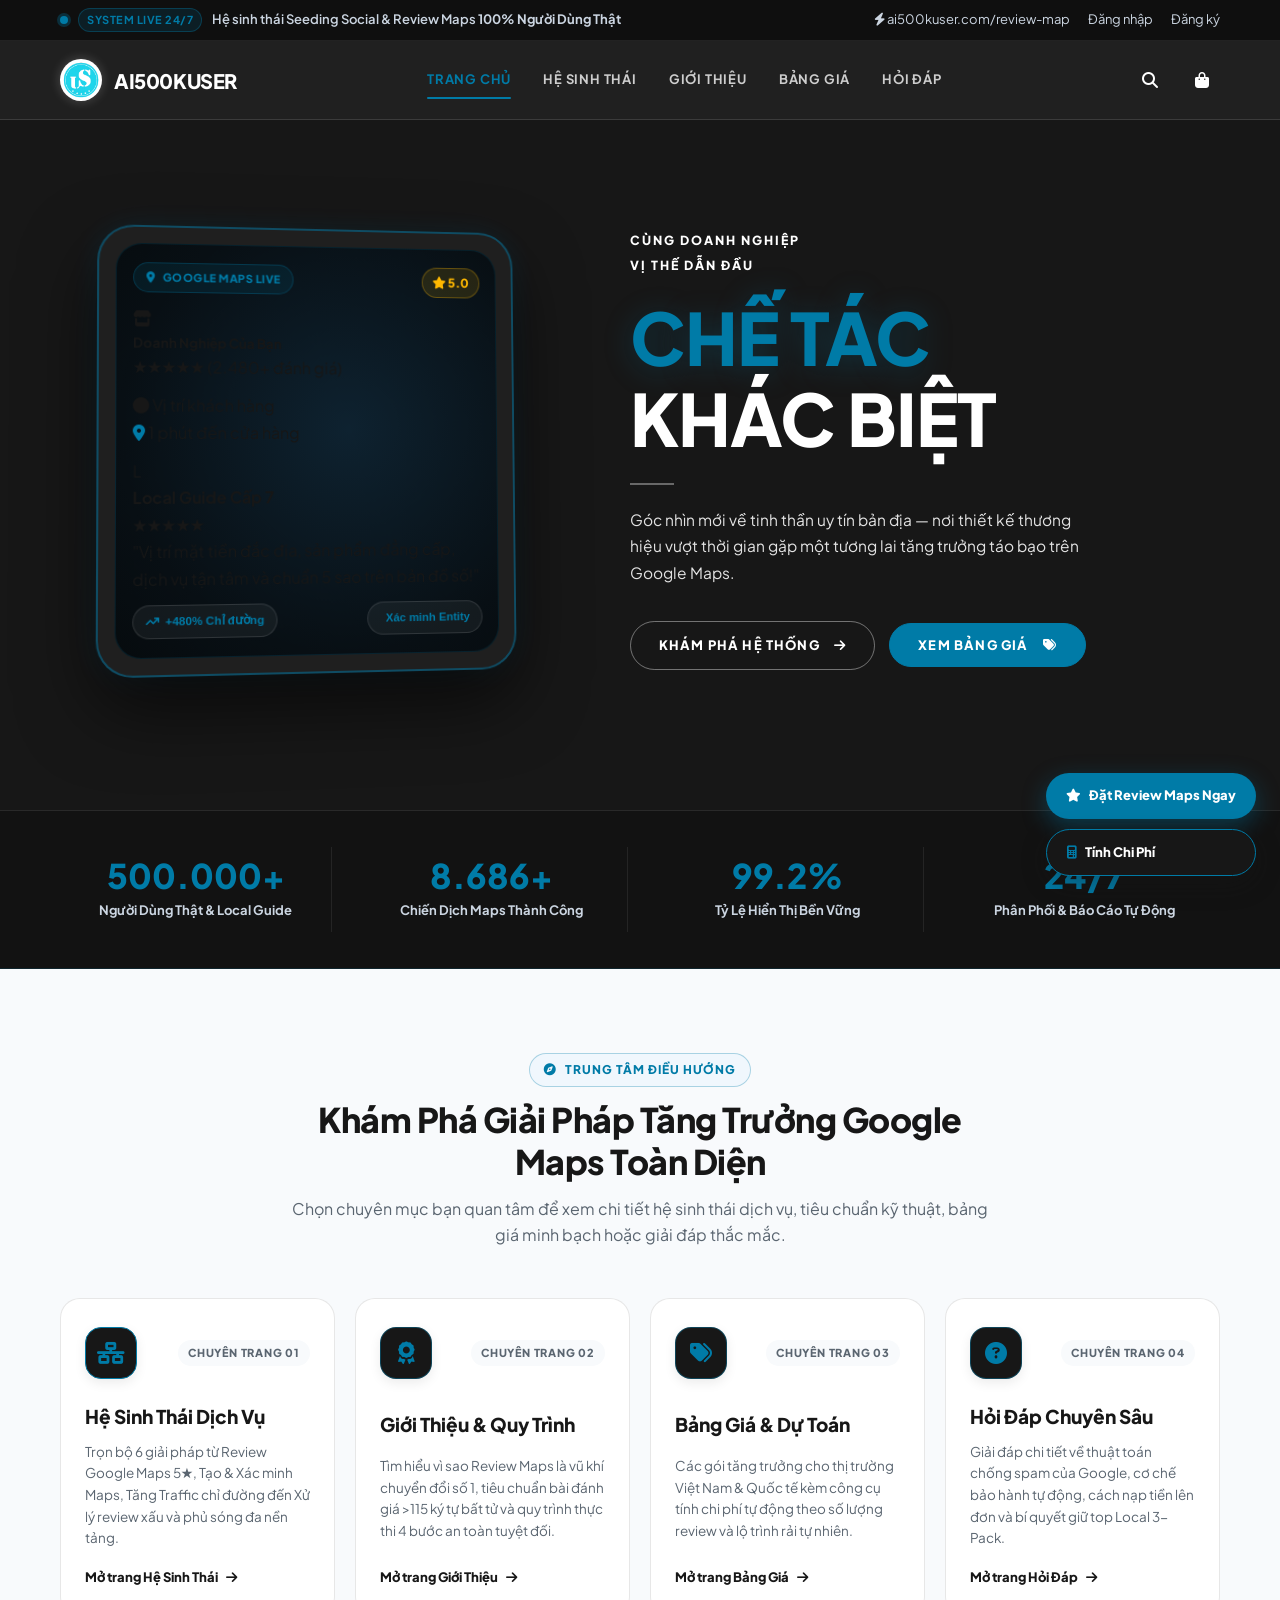
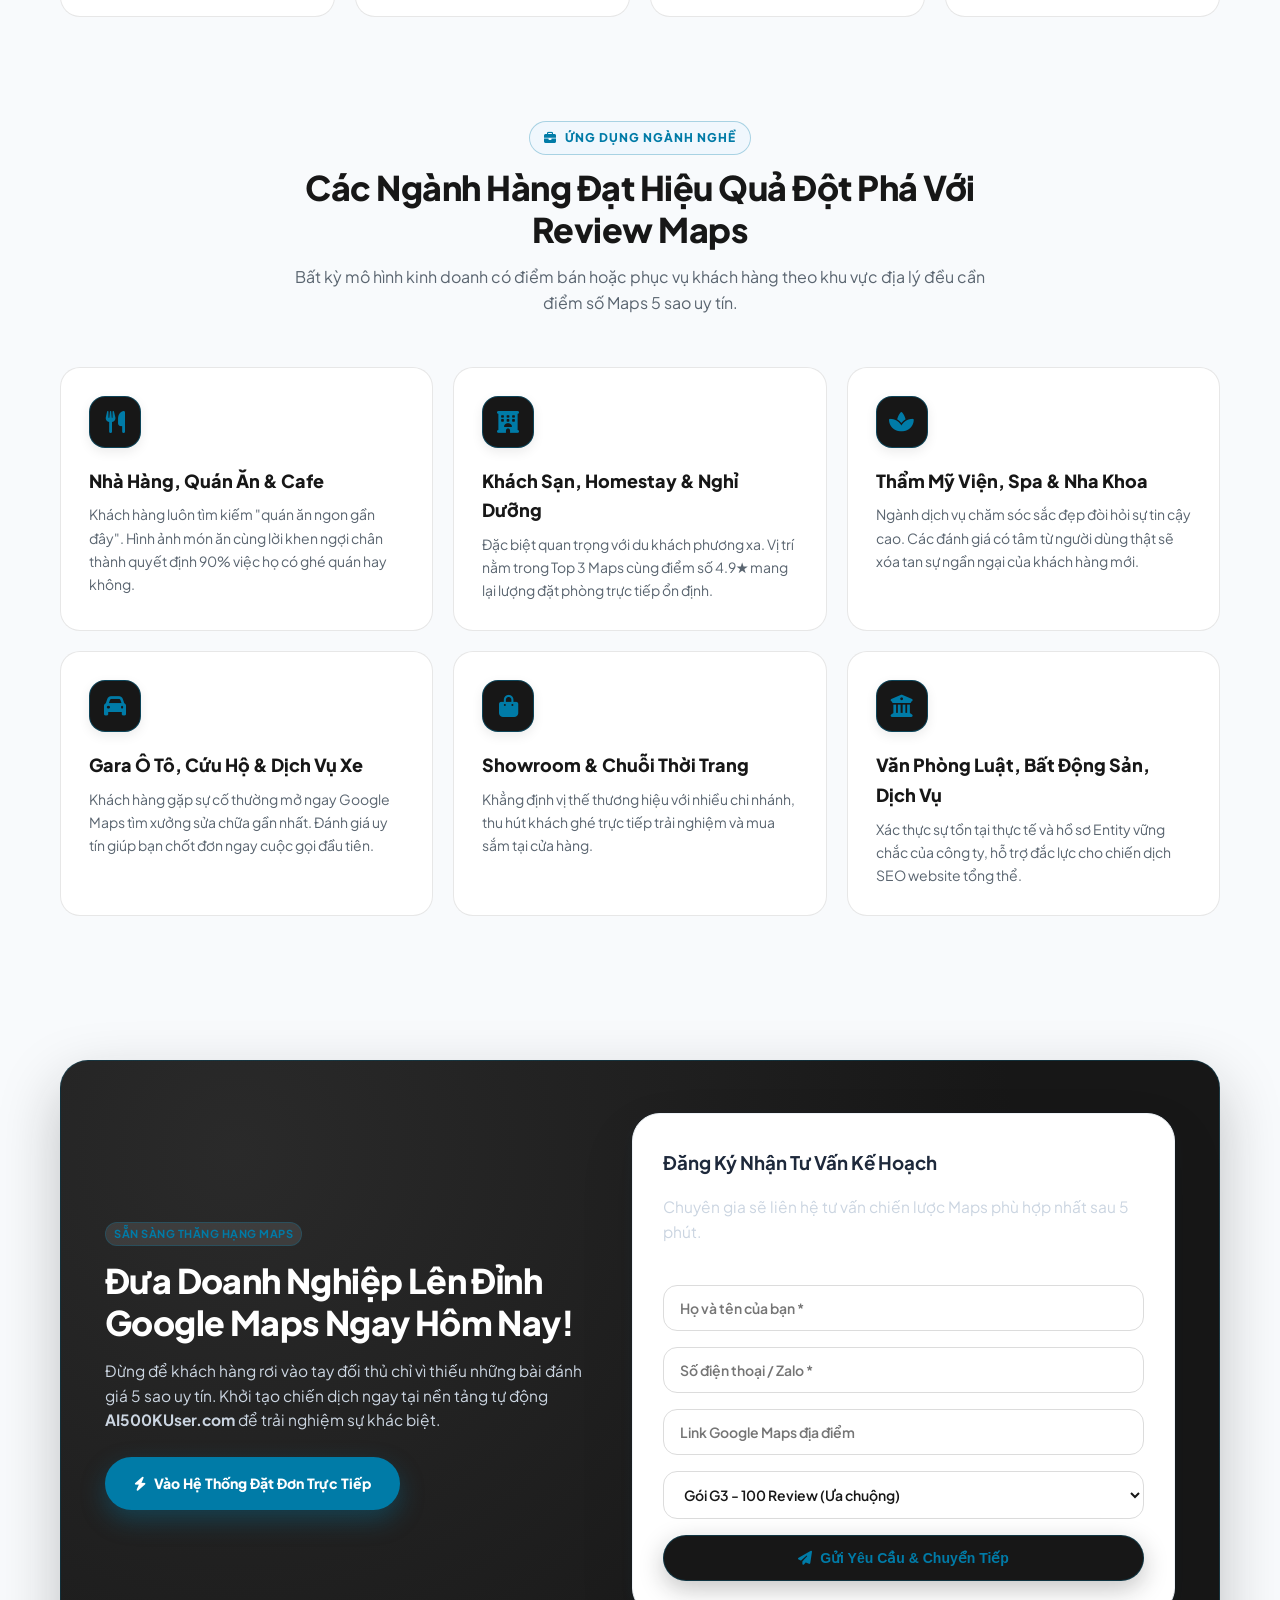
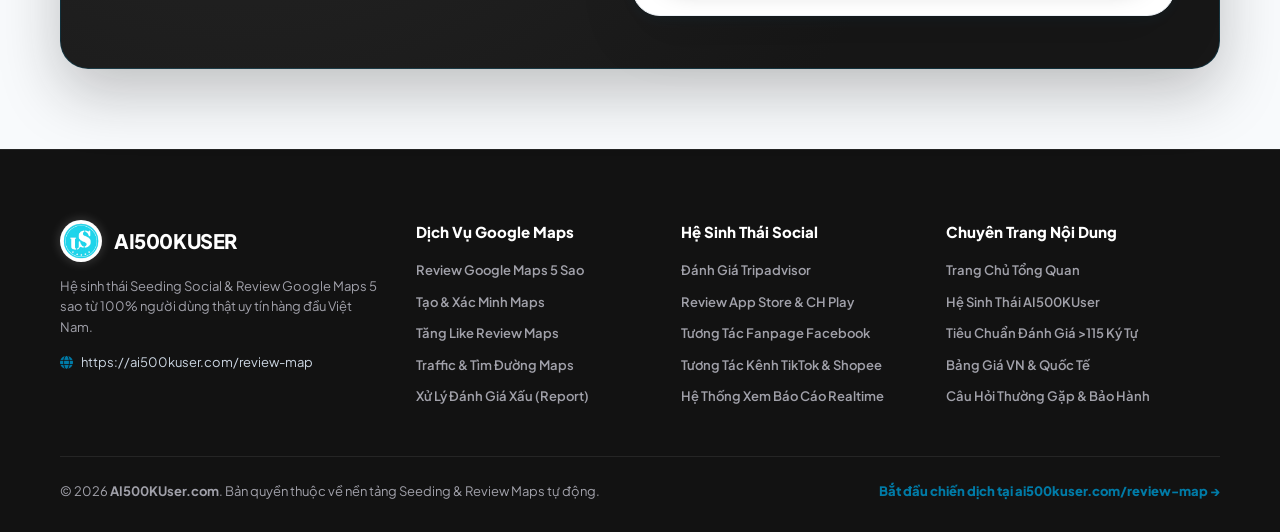
<file: scratch_original_index.html>
﻿<!DOCTYPE html>
<html lang="vi">
<head>
  <meta charset="UTF-8">
  <meta name="viewport" content="width=device-width, initial-scale=1.0">
  <title>Dịch Vụ Review Google Map 5 Sao Uy Tín | AI500KUser</title>
  <meta name="description" content="Tăng review Google Maps 5 sao uy tín, an toàn 100% người dùng thật trên nền tảng AI500KUser.com. Đẩy top Local SEO, kéo khách hàng tự nhiên.">
  <link rel="canonical" href="https://ai500kuser.com/review-map">
  <link rel="icon" type="image/png" href="logo.png">

  <link rel="preconnect" href="https://fonts.googleapis.com">
  <link rel="preconnect" href="https://fonts.gstatic.com" crossorigin>
  <link href="https://fonts.googleapis.com/css2?family=Playfair+Display:ital,wght@0,700;0,800;0,900;1,700;1,900&family=Plus+Jakarta+Sans:wght@500;600;700;800;900&display=swap" rel="stylesheet">
  <link rel="stylesheet" href="https://cdnjs.cloudflare.com/ajax/libs/font-awesome/6.5.1/css/all.min.css">
  <link rel="stylesheet" href="styles.css">

  <script type="application/ld+json">
  {
    "@context": "https://schema.org",
    "@type": "Service",
    "name": "Dịch vụ review Google Maps 5 sao - AI500KUser",
    "url": "https://ai500kuser.com/review-map",
    "provider": {
      "@type": "Organization",
      "name": "AI500KUser",
      "url": "https://ai500kuser.com",
      "logo": "https://ai500kuser.com/assets/logo.png"
    },
    "description": "Giải pháp tăng đánh giá Google Map 5 sao từ mạng lưới 500.000+ người dùng thật và Local Guide cấp cao.",
    "aggregateRating": {
      "@type": "AggregateRating",
      "ratingValue": "4.9",
      "bestRating": "5",
      "ratingCount": "8686"
    }
  }
  </script>
</head>
<body>

  <aside class="top-bar">
    <div class="container top-bar__inner">
      <div class="top-bar__status">
        <span class="status-dot"></span>
        <span class="status-badge">SYSTEM LIVE 24/7</span>
        <span>Hệ sinh thái Seeding Social &amp; Review Maps <strong>100% Người Dùng Thật</strong></span>
      </div>
      <div class="top-bar__links">
        <a href="https://ai500kuser.com/review-map" target="_blank" rel="noopener">
          <i class="fa-solid fa-bolt bolt-icon"></i> ai500kuser.com/review-map
        </a>
        <a href="https://ai500kuser.com/login" target="_blank" rel="noopener">Đăng nhập</a>
        <a href="https://ai500kuser.com/register" target="_blank" rel="noopener">Đăng ký</a>
      </div>
    </div>
  </aside>

  <!-- Thanh điều hướng cố định chung cho tất cả các trang -->
  <header class="site-header" id="mainNav">
    <div class="container hero__nav-inner">
      <a href="#trang-chu" data-page-target="trang-chu" class="brand">
        <img src="logo.png" alt="AI500KUser" class="brand__logo">
        <span class="brand__name">AI500KUSER</span>
      </a>

      <nav class="nav-links" id="navLinks">
        <a href="#trang-chu" data-page-target="trang-chu" class="nav-links__item nav-links__item--active">TRANG CHỦ</a>
        <a href="#he-sinh-thai" data-page-target="he-sinh-thai" class="nav-links__item">HỆ SINH THÁI</a>
        <a href="#gioi-thieu" data-page-target="gioi-thieu" class="nav-links__item">GIỚI THIỆU</a>
        <a href="#bang-gia" data-page-target="bang-gia" class="nav-links__item">BẢNG GIÁ</a>
        <a href="#hoi-dap" data-page-target="hoi-dap" class="nav-links__item">HỎI ĐÁP</a>
      </nav>

      <div class="hero__nav-actions">
        <button type="button" class="nav-icon-btn" data-page-target="hoi-dap" aria-label="Tìm kiếm câu hỏi"><i class="fa-solid fa-magnifying-glass"></i></button>
        <a href="https://ai500kuser.com/review-map" target="_blank" rel="noopener" class="nav-icon-btn" aria-label="Giỏ hàng"><i class="fa-solid fa-bag-shopping"></i></a>
        <button class="menu-toggle" id="menuToggle" aria-label="Toggle navigation">
          <i class="fa-solid fa-bars"></i>
        </button>
      </div>
    </div>
  </header>

  <main id="appPages">

    <!-- ==========================================
         TRANG 1: TRANG CHỦ
    =========================================== -->
    <div class="page-view is-active" id="page-trang-chu" data-page="trang-chu">
      <section class="hero">
        <div class="container hero__layout">
          <div class="hero__visual">
            <div class="hero-device">
              <div class="hero-device__glow"></div>
              <div class="hero-device__body">
                <div class="hero-device__screen">
                  <div class="device-map-header">
                    <div class="device-map-pill"><i class="fa-solid fa-location-dot"></i> GOOGLE MAPS LIVE</div>
                    <span class="device-rating"><i class="fa-solid fa-star"></i> 5.0</span>
                  </div>
                  <div class="device-business-card">
                    <div class="device-biz-avatar"><i class="fa-solid fa-store"></i></div>
                    <div>
                      <h5>Doanh Nghiệp Của Bạn</h5>
                      <div class="device-stars">★★★★★ <span>(2.480+ đánh giá)</span></div>
                    </div>
                  </div>
                  <div class="device-map-route">
                    <div class="route-line"></div>
                    <div class="route-point route-point--start"><i class="fa-solid fa-circle"></i> Vị trí khách hàng</div>
                    <div class="route-point route-point--end"><i class="fa-solid fa-location-dot text-mint"></i> 1 phút đến cửa hàng</div>
                  </div>
                  <div class="device-review-bubble">
                    <div class="bubble-user">
                      <span class="bubble-avatar">L</span>
                      <div>
                        <strong>Local Guide Cấp 7</strong>
                        <div class="bubble-stars">★★★★★</div>
                      </div>
                    </div>
                    <p>"Vị trí mặt tiền đắc địa, sản phẩm đẳng cấp, dịch vụ tận tâm và chuẩn 5 sao trên bản đồ số!"</p>
                  </div>
                  <div class="device-badge-row">
                    <span class="badge-metric"><i class="fa-solid fa-arrow-trend-up"></i> +480% Chỉ đường</span>
                    <span class="badge-metric"><i class="fa-solid fa-shield-check"></i> Xác minh Entity</span>
                  </div>
                </div>
              </div>
            </div>
          </div>

          <div class="hero__editorial">
            <div class="hero__kicker">
              <span>CÙNG DOANH NGHIỆP</span>
              <span>VỊ THẾ DẪN ĐẦU</span>
            </div>

            <h1 class="hero__headline">
              <span class="headline-mint">CHẾ TÁC</span>
              <span class="headline-white">KHÁC BIỆT</span>
            </h1>

            <div class="hero__rule"></div>

            <p class="hero__statement">
              Góc nhìn mới về tinh thần uy tín bản địa — nơi thiết kế thương hiệu vượt thời gian gặp một tương lai tăng trưởng táo bạo trên Google Maps.
            </p>

            <div class="hero__cta-group">
              <a href="https://ai500kuser.com/review-map" target="_blank" rel="noopener" class="hero__pill-btn">
                <span>KHÁM PHÁ HỆ THỐNG</span>
                <i class="fa-solid fa-arrow-right"></i>
              </a>
              <button type="button" class="hero__pill-btn hero__pill-btn--mint" data-page-target="bang-gia">
                <span>XEM BẢNG GIÁ</span>
                <i class="fa-solid fa-tags"></i>
              </button>
            </div>
          </div>
        </div>
      </section>

      <!-- Thanh chỉ số uy tín -->
      <section class="stats-ribbon">
        <div class="container">
          <div class="stats-grid">
            <div class="stat-item">
              <div class="stat-item__num">500.000+</div>
              <div class="stat-item__label">Người Dùng Thật &amp; Local Guide</div>
            </div>
            <div class="stat-item">
              <div class="stat-item__num">8.686+</div>
              <div class="stat-item__label">Chiến Dịch Maps Thành Công</div>
            </div>
            <div class="stat-item">
              <div class="stat-item__num">99.2%</div>
              <div class="stat-item__label">Tỷ Lệ Hiển Thị Bền Vững</div>
            </div>
            <div class="stat-item">
              <div class="stat-item__num">24/7</div>
              <div class="stat-item__label">Phân Phối &amp; Báo Cáo Tự Động</div>
            </div>
          </div>
        </div>
      </section>

      <!-- Khám phá nhanh 4 chuyên trang -->
      <section class="section">
        <div class="container">
          <div class="section-heading">
            <span class="tag"><i class="fa-solid fa-compass"></i> TRUNG TÂM ĐIỀU HƯỚNG</span>
            <h2>Khám Phá Giải Pháp Tăng Trưởng Google Maps Toàn Diện</h2>
            <p>
              Chọn chuyên mục bạn quan tâm để xem chi tiết hệ sinh thái dịch vụ, tiêu chuẩn kỹ thuật, bảng giá minh bạch hoặc giải đáp thắc mắc.
            </p>
          </div>

          <div class="portal-grid">
            <article class="portal-card" data-page-target="he-sinh-thai">
              <div class="portal-card__top">
                <div class="icon-box icon-box--danger"><i class="fa-solid fa-network-wired"></i></div>
                <span class="portal-card__step">CHUYÊN TRANG 01</span>
              </div>
              <h3>Hệ Sinh Thái Dịch Vụ</h3>
              <p>Trọn bộ 6 giải pháp từ Review Google Maps 5★, Tạo &amp; Xác minh Maps, Tăng Traffic chỉ đường đến Xử lý review xấu và phủ sóng đa nền tảng.</p>
              <span class="portal-card__link">Mở trang Hệ Sinh Thái <i class="fa-solid fa-arrow-right"></i></span>
            </article>

            <article class="portal-card" data-page-target="gioi-thieu">
              <div class="portal-card__top">
                <div class="icon-box"><i class="fa-solid fa-award"></i></div>
                <span class="portal-card__step">CHUYÊN TRANG 02</span>
              </div>
              <h3>Giới Thiệu &amp; Quy Trình</h3>
              <p>Tìm hiểu vì sao Review Maps là vũ khí chuyển đổi số 1, tiêu chuẩn bài đánh giá &gt;115 ký tự bất tử và quy trình thực thi 4 bước an toàn tuyệt đối.</p>
              <span class="portal-card__link">Mở trang Giới Thiệu <i class="fa-solid fa-arrow-right"></i></span>
            </article>

            <article class="portal-card" data-page-target="bang-gia">
              <div class="portal-card__top">
                <div class="icon-box"><i class="fa-solid fa-tags"></i></div>
                <span class="portal-card__step">CHUYÊN TRANG 03</span>
              </div>
              <h3>Bảng Giá &amp; Dự Toán</h3>
              <p>Các gói tăng trưởng cho thị trường Việt Nam &amp; Quốc tế kèm công cụ tính chi phí tự động theo số lượng review và lộ trình rải tự nhiên.</p>
              <span class="portal-card__link">Mở trang Bảng Giá <i class="fa-solid fa-arrow-right"></i></span>
            </article>

            <article class="portal-card" data-page-target="hoi-dap">
              <div class="portal-card__top">
                <div class="icon-box"><i class="fa-solid fa-circle-question"></i></div>
                <span class="portal-card__step">CHUYÊN TRANG 04</span>
              </div>
              <h3>Hỏi Đáp Chuyên Sâu</h3>
              <p>Giải đáp chi tiết về thuật toán chống spam của Google, cơ chế bảo hành tự động, cách nạp tiền lên đơn và bí quyết giữ top Local 3-Pack.</p>
              <span class="portal-card__link">Mở trang Hỏi Đáp <i class="fa-solid fa-arrow-right"></i></span>
            </article>
          </div>
        </div>
      </section>

      <!-- Ứng dụng ngành nghề -->
      <section class="section section--flush">
        <div class="container">
          <div class="section-heading">
            <span class="tag"><i class="fa-solid fa-briefcase"></i> ỨNG DỤNG NGÀNH NGHỀ</span>
            <h2>Các Ngành Hàng Đạt Hiệu Quả Đột Phá Với Review Maps</h2>
            <p>
              Bất kỳ mô hình kinh doanh có điểm bán hoặc phục vụ khách hàng theo khu vực địa lý đều cần điểm số Maps 5 sao uy tín.
            </p>
          </div>

          <div class="industry-grid">
            <div class="industry-card">
              <div class="icon-box"><i class="fa-solid fa-utensils"></i></div>
              <h4>Nhà Hàng, Quán Ăn &amp; Cafe</h4>
              <p>Khách hàng luôn tìm kiếm "quán ăn ngon gần đây". Hình ảnh món ăn cùng lời khen ngợi chân thành quyết định 90% việc họ có ghé quán hay không.</p>
            </div>

            <div class="industry-card">
              <div class="icon-box"><i class="fa-solid fa-hotel"></i></div>
              <h4>Khách Sạn, Homestay &amp; Nghỉ Dưỡng</h4>
              <p>Đặc biệt quan trọng với du khách phương xa. Vị trí nằm trong Top 3 Maps cùng điểm số 4.9★ mang lại lượng đặt phòng trực tiếp ổn định.</p>
            </div>

            <div class="industry-card">
              <div class="icon-box"><i class="fa-solid fa-spa"></i></div>
              <h4>Thẩm Mỹ Viện, Spa &amp; Nha Khoa</h4>
              <p>Ngành dịch vụ chăm sóc sắc đẹp đòi hỏi sự tin cậy cao. Các đánh giá có tâm từ người dùng thật sẽ xóa tan sự ngần ngại của khách hàng mới.</p>
            </div>

            <div class="industry-card">
              <div class="icon-box"><i class="fa-solid fa-car"></i></div>
              <h4>Gara Ô Tô, Cứu Hộ &amp; Dịch Vụ Xe</h4>
              <p>Khách hàng gặp sự cố thường mở ngay Google Maps tìm xưởng sửa chữa gần nhất. Đánh giá uy tín giúp bạn chốt đơn ngay cuộc gọi đầu tiên.</p>
            </div>

            <div class="industry-card">
              <div class="icon-box"><i class="fa-solid fa-bag-shopping"></i></div>
              <h4>Showroom &amp; Chuỗi Thời Trang</h4>
              <p>Khẳng định vị thế thương hiệu với nhiều chi nhánh, thu hút khách ghé trực tiếp trải nghiệm và mua sắm tại cửa hàng.</p>
            </div>

            <div class="industry-card">
              <div class="icon-box"><i class="fa-solid fa-building-columns"></i></div>
              <h4>Văn Phòng Luật, Bất Động Sản, Dịch Vụ</h4>
              <p>Xác thực sự tồn tại thực tế và hồ sơ Entity vững chắc của công ty, hỗ trợ đắc lực cho chiến dịch SEO website tổng thể.</p>
            </div>
          </div>
        </div>
      </section>
    </div>

    <!-- ==========================================
         TRANG 2: HỆ SINH THÁI
    =========================================== -->
    <div class="page-view" id="page-he-sinh-thai" data-page="he-sinh-thai">
      <section class="subpage-hero">
        <div class="container">
          <span class="status-badge status-badge--inline">HỆ SINH THÁI AI500KUSER.COM</span>
          <h1 class="subpage-hero__title">Hệ Sinh Thái Seeding &amp; Tối Ưu Bản Đồ Số Toàn Diện</h1>
          <p class="subpage-hero__desc">
            Kết nối hơn 500.000+ người dùng thật và Local Guide cấp cao trên khắp Việt Nam &amp; Quốc tế để xây dựng, bảo vệ và thăng hạng thương hiệu tự động 24/7.
          </p>
        </div>
      </section>

      <section class="section">
        <div class="container">
          <div class="ecosystem-banner">
            <div class="ecosystem-banner__header">
              <span class="status-badge status-badge--inline">6 DỊCH VỤ MŨI NHỌN</span>
              <h2>Giải Pháp Toàn Diện Cho Hồ Sơ Bản Đồ Của Bạn</h2>
              <p>Không chỉ tăng review, chúng tôi cung cấp đầy đủ công cụ xây dựng, bảo vệ và thăng hạng bản đồ số tự động 24/7:</p>
            </div>

            <div class="service-grid">
              <a href="https://ai500kuser.com/review-map" target="_blank" rel="noopener" class="service-card">
                <div class="service-card__icon"><i class="fa-solid fa-star"></i></div>
                <div>
                  <h4>Review Google Maps 5★</h4>
                  <span>Tăng đánh giá từ người dùng thật</span>
                </div>
              </a>

              <a href="https://ai500kuser.com/create-map" target="_blank" rel="noopener" class="service-card">
                <div class="service-card__icon"><i class="fa-solid fa-map-pin"></i></div>
                <div>
                  <h4>Tạo &amp; Xác Minh Maps</h4>
                  <span>Hỗ trợ định vị địa điểm chuẩn</span>
                </div>
              </a>

              <a href="https://ai500kuser.com/like-map" target="_blank" rel="noopener" class="service-card">
                <div class="service-card__icon"><i class="fa-solid fa-thumbs-up"></i></div>
                <div>
                  <h4>Tăng Like Review</h4>
                  <span>Đẩy review tích cực lên vị trí đầu</span>
                </div>
              </a>

              <a href="https://ai500kuser.com/traffic-maps" target="_blank" rel="noopener" class="service-card">
                <div class="service-card__icon"><i class="fa-solid fa-route"></i></div>
                <div>
                  <h4>Traffic &amp; Tìm Đường Maps</h4>
                  <span>Tăng lượt tìm kiếm &amp; chỉ đường</span>
                </div>
              </a>

              <a href="https://ai500kuser.com/report-map" target="_blank" rel="noopener" class="service-card">
                <div class="service-card__icon"><i class="fa-solid fa-shield-virus"></i></div>
                <div>
                  <h4>Xử Lý Review Xấu (Report)</h4>
                  <span>Bảo vệ danh tiếng trước đối thủ xấu</span>
                </div>
              </a>

              <a href="https://ai500kuser.com/review-tripadvisor" target="_blank" rel="noopener" class="service-card">
                <div class="service-card__icon"><i class="fa-solid fa-plane-departure"></i></div>
                <div>
                  <h4>Review Tripadvisor &amp; App</h4>
                  <span>Phủ sóng uy tín đa nền tảng</span>
                </div>
              </a>
            </div>
          </div>
        </div>
      </section>

      <!-- Chi tiết từng mảnh ghép trong hệ sinh thái -->
      <section class="section section--flush">
        <div class="container">
          <div class="section-heading">
            <span class="tag"><i class="fa-solid fa-cubes"></i> CHI TIẾT CÔNG NGHỆ &amp; NỀN TẢNG</span>
            <h2>Sức Mạnh Cộng Hưởng Đa Kênh Tại AI500KUser</h2>
            <p>
              Mỗi dịch vụ được thiết kế để bổ trợ lẫn nhau, tạo nên tín hiệu người dùng tự nhiên hoàn hảo trước thuật toán Google &amp; các nền tảng số.
            </p>
          </div>

          <div class="eco-detail-grid">
            <div class="eco-detail-card">
              <div class="eco-detail-card__badge">GOOGLE BUSINESS PROFILE</div>
              <h3>1. Tối Ưu Hóa Tín Hiệu Tương Tác Bản Đồ</h3>
              <p>Thuật toán Google không chỉ đếm số sao mà còn đo lường hành vi thực tế: tìm kiếm tên thương hiệu, bấm chỉ đường (Direction), lưu địa điểm, xem ảnh và nhấn hữu ích (Like) vào các bài đánh giá chất lượng.</p>
              <ul class="eco-detail-list">
                <li><i class="fa-solid fa-circle-check"></i> Kết hợp Review 5★ + Traffic chỉ đường giúp đẩy từ khóa lên Top 3 nhanh gấp 2.5 lần.</li>
                <li><i class="fa-solid fa-circle-check"></i> Đẩy các bài đánh giá có hình ảnh đẹp lên đầu trang để thu hút khách hàng mới.</li>
                <li><i class="fa-solid fa-circle-check"></i> Kháng cáo &amp; báo cáo (Report) các đánh giá 1 sao vu khống từ đối thủ cạnh tranh không lành mạnh.</li>
              </ul>
            </div>

            <div class="eco-detail-card">
              <div class="eco-detail-card__badge">ĐA NỀN TẢNG QUỐC TẾ</div>
              <h3>2. Mở Rộng Uy Tín Sang Tripadvisor, App Store &amp; Social</h3>
              <p>Đối với chuỗi nhà hàng, khách sạn, du lịch và ứng dụng công nghệ, khách hàng thường kiểm tra chéo uy tín trên nhiều nền tảng trước khi sử dụng dịch vụ.</p>
              <ul class="eco-detail-list">
                <li><i class="fa-solid fa-circle-check"></i> <strong>Tripadvisor:</strong> Đánh giá từ tài khoản du khách trong và ngoài nước, nâng hạng Travelers' Choice.</li>
                <li><i class="fa-solid fa-circle-check"></i> <strong>App Store &amp; Google Play:</strong> Tăng lượt tải, review 5 sao kèm từ khóa giúp đẩy ASO ứng dụng.</li>
                <li><i class="fa-solid fa-circle-check"></i> <strong>Social Seeding:</strong> Tương tác thật trên Fanpage Facebook, TikTok và Shopee đồng bộ nhận diện thương hiệu.</li>
              </ul>
            </div>
          </div>

          <!-- Bảng so sánh Hệ sinh thái AI500KUser vs Dịch vụ thường -->
          <div class="comparison-box">
            <div class="comparison-box__header">
              <h3>Sự Khác Biệt Giữa Hệ Sinh Thái AI500KUser &amp; Dịch Vụ Nhỏ Lẻ</h3>
              <p>Lý do hơn 8.600+ chủ doanh nghiệp và Agency Marketing chọn AI500KUser làm đối tác lâu dài</p>
            </div>
            <div class="comparison-table-wrap">
              <table class="comparison-table">
                <thead>
                  <tr>
                    <th>Tiêu chí đánh giá</th>
                    <th>Dịch vụ dùng Tool / Farm Nick ảo</th>
                    <th class="is-highlight">Hệ Sinh Thái AI500KUser.com</th>
                  </tr>
                </thead>
                <tbody>
                  <tr>
                    <td><strong>Nguồn tài khoản thực hiện</strong></td>
                    <td>Gmail mới tạo hàng loạt, không có lịch sử di chuyển</td>
                    <td class="is-highlight"><i class="fa-solid fa-check"></i> 100% Người dùng thật, Local Guide Cấp 4 - Cấp 8</td>
                  </tr>
                  <tr>
                    <td><strong>Thiết bị &amp; Địa chỉ IP</strong></td>
                    <td>Giả lập máy tính, trùng dải IP Proxy dễ bị quét</td>
                    <td class="is-highlight"><i class="fa-solid fa-check"></i> Điện thoại cá nhân, mạng 4G/5G &amp; định vị GPS thật</td>
                  </tr>
                  <tr>
                    <td><strong>Độ bền hiển thị Review</strong></td>
                    <td>Tụt 70% - 100% sau 1 - 2 tuần Google quét</td>
                    <td class="is-highlight"><i class="fa-solid fa-check"></i> Hiển thị bền vững, rải giãn cách tự nhiên mỗi ngày</td>
                  </tr>
                  <tr>
                    <td><strong>Hệ thống quản lý &amp; Báo cáo</strong></td>
                    <td>Làm thủ công, gửi file Excel chậm trễ</td>
                    <td class="is-highlight"><i class="fa-solid fa-check"></i> Lên đơn tự động 24/7, báo cáo Realtime qua Web &amp; Telegram</td>
                  </tr>
                  <tr>
                    <td><strong>Chính sách bảo hành</strong></td>
                    <td>Không bảo hành hoặc chối bỏ trách nhiệm</td>
                    <td class="is-highlight"><i class="fa-solid fa-check"></i> Bảo hành rõ ràng, tự động bù đủ 100% số lượng cam kết</td>
                  </tr>
                </tbody>
              </table>
            </div>
          </div>
        </div>
      </section>
    </div>

    <!-- ==========================================
         TRANG 3: GIỚI THIỆU
    =========================================== -->
    <div class="page-view" id="page-gioi-thieu" data-page="gioi-thieu">
      <section class="subpage-hero">
        <div class="container">
          <span class="status-badge status-badge--inline">VỀ CHÚNG TÔI &amp; GIÁ TRỊ CỐT LÕI</span>
          <h1 class="subpage-hero__title">Kiến Tạo Uy Tín Bản Địa Bền Vững Trên Google Maps</h1>
          <p class="subpage-hero__desc">
            Phương pháp luận Local SEO hiện đại kết hợp mạng lưới cộng đồng người dùng thực tế lớn nhất Việt Nam, giúp doanh nghiệp bứt phá doanh thu tự nhiên.
          </p>
        </div>
      </section>

      <section class="section" id="gia-tri">
        <div class="container">
          <div class="section-heading">
            <span class="tag"><i class="fa-solid fa-layer-group"></i> NỀN TẢNG GIÁ TRỊ</span>
            <h2>Vì Sao Review Google Maps Là Vũ Khí Chuyển Đổi Số 1?</h2>
            <p>
              Một bài đánh giá chất lượng là sự tổng hòa của số sao, câu chuyện khách hàng thực tế và chỉ số tương tác, giúp tối ưu hóa thuật toán Google Business Profile.
            </p>
          </div>

          <div class="feature-grid">
            <article class="feature-card feature-card--wide">
              <div class="icon-box"><i class="fa-solid fa-location-crosshairs"></i></div>
              <h3>Chiếm Lĩnh Cụm "Local 3-Pack" Tìm Kiếm Gần Đây</h3>
              <p>
                Hơn 80% khách hàng tìm kiếm địa điểm trên smartphone sẽ bấm ngay vào cụm 3 kết quả bản đồ hiển thị đầu tiên. Số lượng review 5 sao ổn định là tín hiệu xếp hạng quan trọng nhất của thuật toán Google Local Search.
              </p>
            </article>

            <article class="feature-card feature-card--narrow feature-card--accent">
              <div class="icon-box icon-box--danger"><i class="fa-solid fa-heart-circle-check"></i></div>
              <h3>88% Khách Hàng Quyết Định Qua Review</h3>
              <p>
                Người tiêu dùng tin tưởng review của người dùng thật như lời giới thiệu từ bạn bè. 4.9 sao tạo tâm lý an tâm tuyệt đối trước khi ra quyết định mua sắm hoặc ghé tiệm.
              </p>
            </article>

            <article class="feature-card feature-card--third">
              <div class="icon-box"><i class="fa-solid fa-camera"></i></div>
              <h3>Hình Ảnh Thực Tế Kích Thích Thị Giác</h3>
              <p>
                Những bài đánh giá kèm hình ảnh chụp tại cửa hàng giúp không gian của bạn trở nên sống động, tăng thời gian xem trang địa điểm lên hơn 45%.
              </p>
            </article>

            <article class="feature-card feature-card--two-thirds">
              <div class="icon-box"><i class="fa-solid fa-diagram-project"></i></div>
              <h3>Cộng Hưởng Sức Mạnh SEO Entity &amp; Website</h3>
              <p>
                Google Maps cung cấp liên kết Entity chất lượng cao tới trang web chính của bạn. Nhận xét chứa từ khóa ngành nghề giúp củng cố mức độ liên quan địa phương cho toàn bộ hệ thống online của doanh nghiệp.
              </p>
            </article>
          </div>
        </div>
      </section>

      <!-- Tiêu chuẩn vàng của bài review chuẩn SEO -->
      <section class="section section--flush">
        <div class="container">
          <div class="standards-banner">
            <div class="standards-banner__content">
              <span class="status-badge status-badge--inline">TIÊU CHUẨN KỸ THUẬT</span>
              <h2>4 Tiêu Chuẩn Vàng Giúp Bài Đánh Giá Vượt Mọi Thuật Toán Quét Spam</h2>
              <p>Tại AI500KUser, mỗi đánh giá không chỉ là 5 ngôi sao vô hồn mà là một tác phẩm nội dung chuẩn SEO Local:</p>
              <div class="standards-list">
                <div class="standard-item">
                  <div class="standard-item__icon"><i class="fa-solid fa-pen-nib"></i></div>
                  <div>
                    <h4>Độ dài tiêu chuẩn &gt;115 ký tự giàu ngữ nghĩa</h4>
                    <p>Mô tả chi tiết trải nghiệm dịch vụ, thái độ nhân viên, không gian và lồng ghép khéo léo từ khóa ngành nghề địa phương.</p>
                  </div>
                </div>
                <div class="standard-item">
                  <div class="standard-item__icon"><i class="fa-solid fa-user-check"></i></div>
                  <div>
                    <h4>Tài khoản Local Guide có độ Trust cao</h4>
                    <p>Tài khoản Gmail lâu năm, thường xuyên di chuyển, đóng góp đánh giá thực tế tại nhiều địa điểm trên toàn quốc.</p>
                  </div>
                </div>
                <div class="standard-item">
                  <div class="standard-item__icon"><i class="fa-solid fa-clock-rotate-left"></i></div>
                  <div>
                    <h4>Phân bổ nhịp độ thời gian tự nhiên (Drip-feed)</h4>
                    <p>Tuyệt đối không dồn ồ ạt trong vài giờ. Hệ thống tự động chia nhỏ số lượng rải đều theo ngày phù hợp với quy mô từng cửa hàng.</p>
                  </div>
                </div>
              </div>
            </div>
            <div class="standards-banner__card">
              <div class="sample-review-card">
                <div class="sample-review-card__head">
                  <span class="sample-avatar">M</span>
                  <div>
                    <strong>Minh Hoàng Nguyễn</strong>
                    <span>Local Guide Cấp 6 • 142 đánh giá</span>
                  </div>
                  <span class="sample-badge">Chuẩn SEO</span>
                </div>
                <div class="sample-stars">★★★★★ <span>2 ngày trước</span></div>
                <p class="sample-text">
                  "Mình ghé cơ sở vào cuối tuần, ấn tượng đầu tiên là không gian cực kỳ sạch sẽ, chỗ đậu xe rộng rãi ngay mặt tiền. Đội ngũ chuyên viên tư vấn tận tâm, quy trình làm việc chuyên nghiệp và bảng giá niêm yết rất rõ ràng. Chắc chắn sẽ giới thiệu bạn bè quay lại trải nghiệm!"
                </p>
                <div class="sample-meta">
                  <span><i class="fa-solid fa-check-double"></i> 286 ký tự</span>
                  <span><i class="fa-solid fa-location-dot"></i> GPS Xác thực</span>
                  <span><i class="fa-solid fa-thumbs-up"></i> 18 lượt thích</span>
                </div>
              </div>
            </div>
          </div>
        </div>
      </section>

      <section class="section section--flush" id="quy-trinh">
        <div class="container">
          <div class="section-heading">
            <span class="tag"><i class="fa-solid fa-list-check"></i> TIÊU CHUẨN THỰC THI</span>
            <h2>Quy Trình Triển Khai Minh Bạch 4 Bước</h2>
            <p>
              Đảm bảo mỗi lượt đánh giá đều hiển thị tự nhiên, bền vững theo các tiêu chuẩn khắt khe nhất của thuật toán Google.
            </p>
          </div>

          <div class="step-grid">
            <div class="step-card">
              <div class="step-card__num">01</div>
              <h4>Khảo Sát &amp; Lên Lộ Trình</h4>
              <p>Phân tích từ khóa địa phương, đối thủ trong khu vực và số lượng review cần phân bổ để nâng thứ hạng ổn định.</p>
            </div>

            <div class="step-card">
              <div class="step-card__num">02</div>
              <h4>Xây Dựng Nội Dung Chuẩn SEO</h4>
              <p>Tạo các bài nhận xét chân thực &gt;115 ký tự, lồng ghép từ khóa dịch vụ, hình ảnh thực tế để vượt bộ lọc spam.</p>
            </div>

            <div class="step-card">
              <div class="step-card__num">03</div>
              <h4>Phân Phối User Thật Theo Ngày</h4>
              <p>Hệ thống AI500KUser điều phối người dùng thật đăng đánh giá từ điện thoại, định vị GPS thực tế giãn cách tự nhiên.</p>
            </div>

            <div class="step-card">
              <div class="step-card__num">04</div>
              <h4>Nghiệm Thu &amp; Bảo Hành</h4>
              <p>Báo cáo link trực tiếp theo thời gian thực. Cam kết bảo hành, bù số lượng nếu bị ẩn trong thời gian giao kết.</p>
            </div>
          </div>
        </div>
      </section>
    </div>

    <!-- ==========================================
         TRANG 4: BẢNG GIÁ
    =========================================== -->
    <div class="page-view" id="page-bang-gia" data-page="bang-gia">
      <section class="subpage-hero">
        <div class="container">
          <span class="status-badge status-badge--inline">BẢNG GIÁ &amp; DỰ TOÁN CHI PHÍ</span>
          <h1 class="subpage-hero__title">Bảng Giá Dịch Vụ Review Google Maps Minh Bạch</h1>
          <p class="subpage-hero__desc">
            Chi phí tối ưu trực tiếp từ hệ thống gốc AI500KUser.com, không qua trung gian. Nghiệm thu bằng link thực tế và bảo hành hiển thị dài hạn.
          </p>
        </div>
      </section>

      <section class="section" id="bang-gia">
        <div class="container">
          <div class="section-heading">
            <span class="tag"><i class="fa-solid fa-tags"></i> BẢNG GIÁ TRỌN GÓI</span>
            <h2>Các Gói Tăng Trưởng Review Google Maps</h2>
            <p>
              Lộ trình triển khai giãn cách tự nhiên, nghiệm thu báo cáo bằng link cụ thể và bảo hành tụt hiển thị.
            </p>
          </div>

          <div class="tabs-nav">
            <button type="button" class="tab-btn is-active" data-tab="vn">
              <i class="fa-solid fa-location-dot"></i> Maps Thị Trường Việt Nam
            </button>
            <button type="button" class="tab-btn" data-tab="intl">
              <i class="fa-solid fa-globe"></i> Maps Quốc Tế (USA, UK, Úc, Sing...)
            </button>
          </div>

          <div class="pricing-grid" id="pricing-vn">
            <div class="pricing-card">
              <div>
                <div class="pricing-card__title">Gói G1 - Khởi Động</div>
                <div class="pricing-card__price">1.000.000đ</div>
                <div class="pricing-card__sub">~40.000đ / review • Rải trong 15 ngày</div>
                <ul class="pricing-card__list">
                  <li><i class="fa-solid fa-check check-icon"></i> <span><strong>Số lượng:</strong> 25 review 5 sao</span></li>
                  <li><i class="fa-solid fa-check check-icon"></i> <span><strong>Thời gian:</strong> 15 ngày tự nhiên</span></li>
                  <li><i class="fa-solid fa-check check-icon"></i> <span><strong>Ngôn ngữ:</strong> Tiếng Việt / Tiếng Anh</span></li>
                  <li><i class="fa-solid fa-check check-icon"></i> <span>Độ dài &gt;115 ký tự chuẩn SEO</span></li>
                  <li><i class="fa-solid fa-check check-icon"></i> <span>Báo cáo link Realtime qua hệ thống</span></li>
                  <li><i class="fa-solid fa-check check-icon"></i> <span>Cam kết bảo hành uy tín</span></li>
                </ul>
              </div>
              <a href="https://ai500kuser.com/review-map" target="_blank" rel="noopener" class="btn btn--outline btn--full">
                Đăng Ký Gói G1
              </a>
            </div>

            <div class="pricing-card">
              <div>
                <div class="pricing-card__title">Gói G2 - Tăng Tốc</div>
                <div class="pricing-card__price">2.100.000đ</div>
                <div class="pricing-card__sub">~35.000đ / review • Rải trong 30 ngày</div>
                <ul class="pricing-card__list">
                  <li><i class="fa-solid fa-check check-icon"></i> <span><strong>Số lượng:</strong> 60 review 5 sao</span></li>
                  <li><i class="fa-solid fa-check check-icon"></i> <span><strong>Thời gian:</strong> 30 ngày tự nhiên</span></li>
                  <li><i class="fa-solid fa-check check-icon"></i> <span><strong>Ngôn ngữ:</strong> Tiếng Việt / Tiếng Anh</span></li>
                  <li><i class="fa-solid fa-check check-icon"></i> <span>Hỗ trợ đính kèm hình ảnh cửa hàng</span></li>
                  <li><i class="fa-solid fa-check check-icon"></i> <span>File theo dõi tiến độ chi tiết</span></li>
                  <li><i class="fa-solid fa-check check-icon"></i> <span>Cam kết bảo hành hiển thị</span></li>
                </ul>
              </div>
              <a href="https://ai500kuser.com/review-map" target="_blank" rel="noopener" class="btn btn--outline btn--full">
                Đăng Ký Gói G2
              </a>
            </div>

            <div class="pricing-card pricing-card--featured">
              <span class="pricing-card__badge">ƯA CHUỘNG NHẤT</span>
              <div>
                <div class="pricing-card__title">Gói G3 - Bứt Phá Top Maps</div>
                <div class="pricing-card__price pricing-card__price--featured">3.000.000đ</div>
                <div class="pricing-card__sub">Chỉ 30.000đ / review • Rải trong 45 ngày</div>
                <ul class="pricing-card__list">
                  <li><i class="fa-solid fa-check check-icon check-icon--featured"></i> <span><strong>Số lượng:</strong> 100 review 5 sao</span></li>
                  <li><i class="fa-solid fa-check check-icon check-icon--featured"></i> <span><strong>Thời gian:</strong> 45 ngày phân bổ chuẩn</span></li>
                  <li><i class="fa-solid fa-check check-icon check-icon--featured"></i> <span>Ưu tiên tài khoản Local Guide cấp cao</span></li>
                  <li><i class="fa-solid fa-check check-icon check-icon--featured"></i> <span>Tối ưu từ khóa ngách định vị địa phương</span></li>
                  <li><i class="fa-solid fa-check check-icon check-icon--featured"></i> <span>Báo cáo tự động qua AI Bot Telegram</span></li>
                  <li><i class="fa-solid fa-check check-icon check-icon--featured"></i> <span>Bảo hành dài hạn &amp; đền bù đầy đủ</span></li>
                </ul>
              </div>
              <a href="https://ai500kuser.com/review-map" target="_blank" rel="noopener" class="btn btn--primary btn--full">
                Đăng Ký Gói G3 Ngay
              </a>
            </div>

            <div class="pricing-card">
              <div>
                <div class="pricing-card__title">Gói G4 - Doanh Nghiệp VIP</div>
                <div class="pricing-card__price">Thỏa Thuận</div>
                <div class="pricing-card__sub">Chuỗi chi nhánh &amp; Chiến dịch lớn</div>
                <ul class="pricing-card__list">
                  <li><i class="fa-solid fa-check check-icon"></i> <span><strong>Số lượng:</strong> &gt;1.000 review 5 sao</span></li>
                  <li><i class="fa-solid fa-check check-icon"></i> <span>Lộ trình may đo theo mục tiêu thương hiệu</span></li>
                  <li><i class="fa-solid fa-check check-icon"></i> <span>Hỗ trợ đa ngôn ngữ chuyên nghiệp</span></li>
                  <li><i class="fa-solid fa-check check-icon"></i> <span>Quản lý chiến dịch chuyên trách 1-1</span></li>
                  <li><i class="fa-solid fa-check check-icon"></i> <span>Chia đợt thanh toán theo tiến độ</span></li>
                  <li><i class="fa-solid fa-check check-icon"></i> <span>Hợp đồng nghiệm thu &amp; Bảo hành VIP</span></li>
                </ul>
              </div>
              <a href="#tu-van" data-page-target="bang-gia" data-scroll-to="tu-van" class="btn btn--outline btn--full">
                Tư Vấn Gói VIP
              </a>
            </div>
          </div>

          <div class="pricing-grid is-hidden" id="pricing-intl">
            <div class="pricing-card">
              <div>
                <div class="pricing-card__title">Gói G1 - Quốc Tế</div>
                <div class="pricing-card__price">2.500.000đ</div>
                <div class="pricing-card__sub">Mỹ, Anh, Úc, Canada, Đức, Sing...</div>
                <ul class="pricing-card__list">
                  <li><i class="fa-solid fa-check check-icon"></i> <span><strong>Số lượng:</strong> 25 review 5 sao quốc tế</span></li>
                  <li><i class="fa-solid fa-check check-icon"></i> <span>Thời gian triển khai: 15 ngày</span></li>
                  <li><i class="fa-solid fa-check check-icon"></i> <span>User quốc tế có lịch sử hoạt động thật</span></li>
                  <li><i class="fa-solid fa-check check-icon"></i> <span>Báo cáo tiến độ đầy đủ</span></li>
                  <li><i class="fa-solid fa-check check-icon"></i> <span>Bảo hành hiển thị uy tín</span></li>
                </ul>
              </div>
              <a href="https://ai500kuser.com/review-map" target="_blank" rel="noopener" class="btn btn--outline btn--full">
                Đăng Ký Gói G1 Quốc Tế
              </a>
            </div>

            <div class="pricing-card">
              <div>
                <div class="pricing-card__title">Gói G2 - Quốc Tế</div>
                <div class="pricing-card__price">5.400.000đ</div>
                <div class="pricing-card__sub">Mỹ, Anh, Úc, Canada, Đức, Sing...</div>
                <ul class="pricing-card__list">
                  <li><i class="fa-solid fa-check check-icon"></i> <span><strong>Số lượng:</strong> 60 review 5 sao quốc tế</span></li>
                  <li><i class="fa-solid fa-check check-icon"></i> <span>Thời gian triển khai: 30 ngày</span></li>
                  <li><i class="fa-solid fa-check check-icon"></i> <span>Hỗ trợ soạn bài tiếng bản địa</span></li>
                  <li><i class="fa-solid fa-check check-icon"></i> <span>Báo cáo tiến độ đầy đủ</span></li>
                  <li><i class="fa-solid fa-check check-icon"></i> <span>Bảo hành hiển thị uy tín</span></li>
                </ul>
              </div>
              <a href="https://ai500kuser.com/review-map" target="_blank" rel="noopener" class="btn btn--outline btn--full">
                Đăng Ký Gói G2 Quốc Tế
              </a>
            </div>

            <div class="pricing-card pricing-card--featured">
              <span class="pricing-card__badge">ƯA CHUỘNG</span>
              <div>
                <div class="pricing-card__title">Gói G3 - Quốc Tế</div>
                <div class="pricing-card__price pricing-card__price--featured">8.500.000đ</div>
                <div class="pricing-card__sub">Mỹ, Anh, Úc, Canada, Đức, Sing...</div>
                <ul class="pricing-card__list">
                  <li><i class="fa-solid fa-check check-icon check-icon--featured"></i> <span><strong>Số lượng:</strong> 100 review 5 sao quốc tế</span></li>
                  <li><i class="fa-solid fa-check check-icon check-icon--featured"></i> <span>Thời gian triển khai: 45 ngày</span></li>
                  <li><i class="fa-solid fa-check check-icon check-icon--featured"></i> <span>Ngôn ngữ: Tiếng Anh / Tự chọn ngôn ngữ</span></li>
                  <li><i class="fa-solid fa-check check-icon check-icon--featured"></i> <span>Phân bổ giãn cách an toàn cho Maps</span></li>
                  <li><i class="fa-solid fa-check check-icon check-icon--featured"></i> <span>Bảo hành hiển thị uy tín</span></li>
                </ul>
              </div>
              <a href="https://ai500kuser.com/review-map" target="_blank" rel="noopener" class="btn btn--primary btn--full">
                Đăng Ký Gói G3 Quốc Tế
              </a>
            </div>

            <div class="pricing-card">
              <div>
                <div class="pricing-card__title">Gói G4 - Toàn Cầu</div>
                <div class="pricing-card__price">Thỏa Thuận</div>
                <div class="pricing-card__sub">Dự án chuỗi khách sạn, lữ hành global</div>
                <ul class="pricing-card__list">
                  <li><i class="fa-solid fa-check check-icon"></i> <span><strong>Số lượng:</strong> &gt;1.000 review quốc tế</span></li>
                  <li><i class="fa-solid fa-check check-icon"></i> <span>Chiến lược Local SEO đa quốc gia</span></li>
                  <li><i class="fa-solid fa-check check-icon"></i> <span>Báo cáo tiến độ 2 tuần / lần</span></li>
                  <li><i class="fa-solid fa-check check-icon"></i> <span>Bảo hành VIP toàn diện</span></li>
                </ul>
              </div>
              <a href="#tu-van" data-page-target="bang-gia" data-scroll-to="tu-van" class="btn btn--outline btn--full">
                Liên Hệ Tư Vấn
              </a>
            </div>
          </div>

          <!-- Công cụ tính chi phí -->
          <div class="calculator" id="tinh-phi">
            <div class="calculator__grid">
              <div>
                <div class="calculator__header">
                  <h3><i class="fa-solid fa-calculator text-blue"></i> Dự Toán Ngân Sách Tự Động</h3>
                  <p>Nhập số lượng review mong muốn để hệ thống tự động tính chi phí và ước tính lộ trình triển khai an toàn nhất:</p>
                </div>

                <div class="calculator__form">
                  <div class="form-group">
                    <label for="calcRegion">Khu vực bản đồ</label>
                    <select id="calcRegion" class="input">
                      <option value="vn">Việt Nam (30.000đ - 40.000đ / review)</option>
                      <option value="intl">Quốc Tế (85.000đ - 100.000đ / review)</option>
                    </select>
                  </div>

                  <div class="form-group">
                    <label for="calcQty">Số lượng Review 5 sao cần tăng</label>
                    <input type="number" id="calcQty" class="input" value="60" min="5" max="5000" step="5">
                  </div>

                  <div class="form-group">
                    <label for="calcUrl">Link Google Maps địa điểm</label>
                    <input type="url" id="calcUrl" class="input" placeholder="https://maps.app.goo.gl/...">
                  </div>

                  <div class="form-group">
                    <label for="calcOpt">Dịch vụ biên soạn bài đánh giá</label>
                    <select id="calcOpt" class="input">
                      <option value="0">Khách hàng tự chuẩn bị nội dung (+0đ)</option>
                      <option value="5000">Đội ngũ chuyên gia viết bài chuẩn SEO (+5.000đ/bài)</option>
                    </select>
                  </div>
                </div>
              </div>

              <div class="calculator__summary">
                <span>Chi phí dự toán</span>
                <div class="calculator__total" id="calcTotal">2.100.000đ</div>
                <div class="calculator__note" id="calcNote">Thời gian rải khuyến nghị: ~30 ngày</div>
                <a href="https://ai500kuser.com/review-map" target="_blank" rel="noopener" class="btn btn--primary btn--full btn--pad">
                  <i class="fa-solid fa-paper-plane"></i> Tạo Đơn Trực Tiếp
                </a>
              </div>
            </div>
          </div>
        </div>
      </section>
    </div>

    <!-- ==========================================
         TRANG 5: HỎI ĐÁP
    =========================================== -->
    <div class="page-view" id="page-hoi-dap" data-page="hoi-dap">
      <section class="subpage-hero">
        <div class="container">
          <span class="status-badge status-badge--inline">TRUNG TÂM HỖ TRỢ KHÁCH HÀNG</span>
          <h1 class="subpage-hero__title">Giải Đáp Thắc Mắc Về Dịch Vụ Review Google Maps</h1>
          <p class="subpage-hero__desc">
            Tất cả thông tin bạn cần biết về độ an toàn thuật toán, cơ chế phân phối người dùng thật, cách tự lên đơn và chính sách bảo hành tại AI500KUser.com.
          </p>
        </div>
      </section>

      <section class="section" id="faq">
        <div class="container">
          <div class="section-heading">
            <span class="tag"><i class="fa-solid fa-circle-question"></i> CÂU HỎI THƯỜNG GẶP</span>
            <h2>8 Câu Hỏi Quan Trọng Trước Khi Triển Khai</h2>
            <p>
              Nhấn vào từng câu hỏi để xem câu trả lời chi tiết từ đội ngũ kỹ thuật Local SEO của chúng tôi.
            </p>
          </div>

          <div class="faq-list">
            <div class="faq-item is-open">
              <button type="button" class="faq-item__trigger">
                <span>1. Tăng đánh giá Google Maps có an toàn và sợ bị phạt không?</span>
                <i class="fa-solid fa-chevron-down"></i>
              </button>
              <div class="faq-item__panel">
                <p>
                  Hoàn toàn an toàn. Hệ thống <strong>AI500KUser.com</strong> sử dụng mạng lưới hơn 500.000+ người dùng thật trên toàn quốc. Các đánh giá được gửi từ thiết bị di động cá nhân, địa chỉ IP và định vị GPS thực tế theo lộ trình rải giãn cách tự nhiên mỗi ngày, tuân thủ đúng nguyên tắc trải nghiệm người dùng của Google.
                </p>
              </div>
            </div>

            <div class="faq-item">
              <button type="button" class="faq-item__trigger">
                <span>2. Dịch vụ tại AI500KUser có dùng bot hay tool tự động không?</span>
                <i class="fa-solid fa-chevron-down"></i>
              </button>
              <div class="faq-item__panel">
                <p>
                  <strong>Tuyệt đối không!</strong> Các công cụ tool tự động rất dễ bị Google quét thuật toán và xóa sạch review chỉ sau vài tuần. AI500KUser cam kết 100% tài khoản Gmail thật, người dùng thật và các tài khoản Local Guide có lịch sử hoạt động uy tín.
                </p>
              </div>
            </div>

            <div class="faq-item">
              <button type="button" class="faq-item__trigger">
                <span>3. Review Maps có giúp tăng thứ hạng website trên Google không?</span>
                <i class="fa-solid fa-chevron-down"></i>
              </button>
              <div class="faq-item__panel">
                <p>
                  <strong>Có, tác động rất mạnh mẽ.</strong> Google Business Profile là một trong những tín hiệu Entity quan trọng nhất để Google xác thực thực thể doanh nghiệp có thật trên Internet. Khi Maps có nhiều tương tác và từ khóa địa phương tốt, thứ hạng website của bạn cũng sẽ được hưởng lợi rõ rệt.
                </p>
              </div>
            </div>

            <div class="faq-item">
              <button type="button" class="faq-item__trigger">
                <span>4. Tôi có thể chủ động lên đơn và nạp tiền tự động trên web không?</span>
                <i class="fa-solid fa-chevron-down"></i>
              </button>
              <div class="faq-item__panel">
                <p>
                  Có, bạn chỉ cần truy cập vào <a href="https://ai500kuser.com/review-map" target="_blank" rel="noopener" class="text-blue text-strong">ai500kuser.com/review-map</a>, dán link địa điểm cần đánh giá và hệ thống tự động phân phối nhiệm vụ, cho phép bạn theo dõi báo cáo từng liên kết chi tiết.
                </p>
              </div>
            </div>

            <div class="faq-item">
              <button type="button" class="faq-item__trigger">
                <span>5. Chính sách bảo hành dịch vụ như thế nào?</span>
                <i class="fa-solid fa-chevron-down"></i>
              </button>
              <div class="faq-item__panel">
                <p>
                  Tất cả các gói đánh giá trên AI500KUser đều đi kèm chính sách bảo hành hiển thị. Trong thời gian bảo hành, nếu bất kỳ đánh giá nào bị thuật toán ẩn hoặc tụt, hệ thống sẽ tự động bù bổ sung đầy đủ số lượng cho khách hàng.
                </p>
              </div>
            </div>

            <div class="faq-item">
              <button type="button" class="faq-item__trigger">
                <span>6. Tôi có được tự soạn nội dung và gửi hình ảnh cửa hàng để đăng kèm không?</span>
                <i class="fa-solid fa-chevron-down"></i>
              </button>
              <div class="faq-item__panel">
                <p>
                  <strong>Hoàn toàn được!</strong> Bạn có thể tự nhập danh sách nội dung đánh giá và tải lên hình ảnh thực tế của cửa hàng/sản phẩm ngay khi tạo đơn trên web, hoặc sử dụng tính năng AI &amp; Đội ngũ biên tập của chúng tôi để soạn bài chuẩn SEO &gt;115 ký tự.
                </p>
              </div>
            </div>

            <div class="faq-item">
              <button type="button" class="faq-item__trigger">
                <span>7. Địa điểm Maps mới tạo hoặc bị đối thủ đánh giá 1 sao hàng loạt cần xử lý sao?</span>
                <i class="fa-solid fa-chevron-down"></i>
              </button>
              <div class="faq-item__panel">
                <p>
                  Với Maps mới tạo, hệ thống sẽ rải chậm từ 1 - 2 đánh giá/ngày kết hợp tăng Traffic chỉ đường để xây dựng độ tin cậy tự nhiên. Với Maps bị đối thủ chơi xấu 1 sao, bạn có thể kết hợp dịch vụ <strong>Report xóa đánh giá xấu</strong> và đẩy <strong>Like Review 5 sao</strong> lên đầu trang để lấy lại điểm trung bình nhanh chóng.
                </p>
              </div>
            </div>

            <div class="faq-item">
              <button type="button" class="faq-item__trigger">
                <span>8. Có xuất hóa đơn và hợp đồng cho khách hàng doanh nghiệp / Agency không?</span>
                <i class="fa-solid fa-chevron-down"></i>
              </button>
              <div class="faq-item__panel">
                <p>
                  Có. Với các gói chiến dịch lớn hoặc chuỗi chi nhánh (Gói G3, G4), chúng tôi hỗ trợ ký hợp đồng dịch vụ đầy đủ, nghiệm thu theo từng đợt và chiết khấu ưu đãi riêng dành cho đối tác Agency.
                </p>
              </div>
            </div>
          </div>
        </div>
      </section>
    </div>

    <!-- Khối CTA & Form Tư Vấn chung ở cuối mỗi trang -->
    <section class="cta-section" id="tu-van">
      <div class="container">
        <div class="cta-banner">
          <div>
            <span class="status-badge status-badge--ghost">SẴN SÀNG THĂNG HẠNG MAPS</span>
            <h2>Đưa Doanh Nghiệp Lên Đỉnh Google Maps Ngay Hôm Nay!</h2>
            <p>
              Đừng để khách hàng rơi vào tay đối thủ chỉ vì thiếu những bài đánh giá 5 sao uy tín. Khởi tạo chiến dịch ngay tại nền tảng tự động <strong>AI500KUser.com</strong> để trải nghiệm sự khác biệt.
            </p>
            <a href="https://ai500kuser.com/review-map" target="_blank" rel="noopener" class="btn btn--primary btn--pad">
              <i class="fa-solid fa-bolt"></i> Vào Hệ Thống Đặt Đơn Trực Tiếp
            </a>
          </div>

          <form class="lead-form" id="leadForm">
            <h3>Đăng Ký Nhận Tư Vấn Kế Hoạch</h3>
            <p class="lead-form__note">Chuyên gia sẽ liên hệ tư vấn chiến lược Maps phù hợp nhất sau 5 phút.</p>
            <input type="text" id="leadName" class="input" placeholder="Họ và tên của bạn *" required>
            <input type="tel" id="leadPhone" class="input" placeholder="Số điện thoại / Zalo *" required>
            <input type="url" id="leadMapLink" class="input" placeholder="Link Google Maps địa điểm">
            <select id="leadPackage" class="input">
              <option value="Gói G3 - 100 Review (Ưa chuộng)">Gói G3 - 100 Review (Ưa chuộng)</option>
              <option value="Gói G1 - 25 Review">Gói G1 - 25 Review</option>
              <option value="Gói G2 - 60 Review">Gói G2 - 60 Review</option>
              <option value="Gói G4 - Doanh nghiệp VIP">Gói G4 - Doanh nghiệp VIP</option>
              <option value="Gói Quốc Tế">Gói Review Maps Quốc Tế</option>
            </select>
            <button type="submit" class="btn btn--blue btn--full btn--pad">
              <i class="fa-solid fa-paper-plane"></i> Gửi Yêu Cầu &amp; Chuyển Tiếp
            </button>
            <div class="form-feedback is-hidden" id="formFeedback"></div>
          </form>
        </div>
      </div>
    </section>

  </main>

  <footer class="footer">
    <div class="container">
      <div class="footer__grid">
        <div>
          <a href="#trang-chu" data-page-target="trang-chu" class="brand brand--footer">
            <img src="logo.png" alt="AI500KUser" class="brand__logo">
            <span class="brand__name">AI500KUSER</span>
          </a>
          <p class="footer__desc">
            Hệ sinh thái Seeding Social &amp; Review Google Maps 5 sao từ 100% người dùng thật uy tín hàng đầu Việt Nam.
          </p>
          <p class="footer__contact">
            <i class="fa-solid fa-globe text-blue"></i>
            <a href="https://ai500kuser.com/review-map" target="_blank" rel="noopener">https://ai500kuser.com/review-map</a>
          </p>
        </div>

        <div>
          <h4>Dịch Vụ Google Maps</h4>
          <div class="footer__links">
            <a href="https://ai500kuser.com/review-map" target="_blank" rel="noopener">Review Google Maps 5 Sao</a>
            <a href="https://ai500kuser.com/create-map" target="_blank" rel="noopener">Tạo &amp; Xác Minh Maps</a>
            <a href="https://ai500kuser.com/like-map" target="_blank" rel="noopener">Tăng Like Review Maps</a>
            <a href="https://ai500kuser.com/traffic-maps" target="_blank" rel="noopener">Traffic &amp; Tìm Đường Maps</a>
            <a href="https://ai500kuser.com/report-map" target="_blank" rel="noopener">Xử Lý Đánh Giá Xấu (Report)</a>
          </div>
        </div>

        <div>
          <h4>Hệ Sinh Thái Social</h4>
          <div class="footer__links">
            <a href="https://ai500kuser.com/review-tripadvisor" target="_blank" rel="noopener">Đánh Giá Tripadvisor</a>
            <a href="https://ai500kuser.com/review-app" target="_blank" rel="noopener">Review App Store &amp; CH Play</a>
            <a href="https://ai500kuser.com" target="_blank" rel="noopener">Tương Tác Fanpage Facebook</a>
            <a href="https://ai500kuser.com" target="_blank" rel="noopener">Tương Tác Kênh TikTok &amp; Shopee</a>
            <a href="https://xembaocao.pro" target="_blank" rel="noopener">Hệ Thống Xem Báo Cáo Realtime</a>
          </div>
        </div>

        <div>
          <h4>Chuyên Trang Nội Dung</h4>
          <div class="footer__links">
            <a href="#trang-chu" data-page-target="trang-chu">Trang Chủ Tổng Quan</a>
            <a href="#he-sinh-thai" data-page-target="he-sinh-thai">Hệ Sinh Thái AI500KUser</a>
            <a href="#gioi-thieu" data-page-target="gioi-thieu">Tiêu Chuẩn Đánh Giá &gt;115 Ký Tự</a>
            <a href="#bang-gia" data-page-target="bang-gia">Bảng Giá VN &amp; Quốc Tế</a>
            <a href="#hoi-dap" data-page-target="hoi-dap">Câu Hỏi Thường Gặp &amp; Bảo Hành</a>
          </div>
        </div>
      </div>

      <div class="footer__bar">
        <span>© 2026 <strong>AI500KUser.com</strong>. Bản quyền thuộc về nền tảng Seeding &amp; Review Maps tự động.</span>
        <a href="https://ai500kuser.com/review-map" target="_blank" rel="noopener" class="footer__cta-link">
          Bắt đầu chiến dịch tại ai500kuser.com/review-map →
        </a>
      </div>
    </div>
  </footer>

  <div class="floating-dock">
    <a href="https://ai500kuser.com/review-map" target="_blank" rel="noopener" class="dock-btn dock-btn--primary">
      <i class="fa-solid fa-star"></i> Đặt Review Maps Ngay
    </a>
    <a href="#tinh-phi" data-page-target="bang-gia" data-scroll-to="tinh-phi" class="dock-btn dock-btn--blue">
      <i class="fa-solid fa-calculator"></i> Tính Chi Phí
    </a>
  </div>

  <script src="script.js"></script>
</body>
</html>
</file>
<file: styles.css>
﻿:root {
  --color-dark: #171717;
  --color-dark-surface: #222222;
  --color-dark-card: #282828;
  --color-mint: #007BA7;
  --color-mint-dark: #005f82;
  --color-mint-light: #f0f7fd;
  --color-mint-glow: rgba(0, 123, 167, 0.35);

  --color-white: #ffffff;
  --color-bg-light: #f8fafc;
  --color-text: #171717;
  --color-muted: #5a6570;
  --color-subtle: #cbd5e1;
  --color-line: rgba(23, 23, 23, 0.1);
  --color-star: #ffb800;

  --radius-sm: 14px;
  --radius-md: 20px;
  --radius-lg: 28px;
  --radius-full: 9999px;

  --shadow-sm: 0 4px 16px rgba(23, 23, 23, 0.05);
  --shadow-md: 0 12px 32px rgba(23, 23, 23, 0.12);
  --shadow-lg: 0 20px 48px rgba(23, 23, 23, 0.18);
  --shadow-mint: 0 10px 24px rgba(0, 123, 167, 0.35);
}

* {
  box-sizing: border-box;
  margin: 0;
  padding: 0;
}

html {
  scroll-behavior: smooth;
  font-family: 'Be Vietnam Pro', 'Plus Jakarta Sans', -apple-system, BlinkMacSystemFont, 'Segoe UI', Roboto, sans-serif;
  color: var(--color-text);
  background-color: var(--color-bg-light);
  overflow-x: hidden;
  -webkit-font-smoothing: antialiased;
  -moz-osx-font-smoothing: grayscale;
  text-rendering: optimizeLegibility;
}

body {
  line-height: 1.65;
  background: var(--color-bg-light);
  font-feature-settings: "kern" 1, "liga" 1;
}

a {
  color: inherit;
  text-decoration: none;
  transition: opacity 0.2s ease, color 0.2s ease;
}

ul {
  list-style: none;
}

img {
  max-width: 100%;
  display: block;
}

.container {
  width: 100%;
  max-width: 1200px;
  margin: 0 auto;
  padding: 0 20px;
}

.text-blue {
  color: var(--color-dark);
}

.text-mint {
  color: var(--color-mint);
}

.text-strong {
  font-weight: 700;
}

.is-hidden {
  display: none !important;
}

/* Common buttons */
.btn {
  display: inline-flex;
  align-items: center;
  justify-content: center;
  gap: 8px;
  padding: 12px 26px;
  border-radius: var(--radius-full);
  font-size: 14px;
  font-weight: 800;
  cursor: pointer;
  border: 1px solid transparent;
  outline: none;
  transition: transform 0.2s ease, box-shadow 0.2s ease, background 0.2s ease;
}

.btn:hover {
  transform: translateY(-2px);
}

.btn--primary {
  background: var(--color-mint);
  color: #171717;
  color: #ffffff; box-shadow: var(--shadow-mint);
}

.btn--primary:hover {
  background: var(--color-mint-dark);
}

.btn--blue {
  background: var(--color-dark);
  color: var(--color-mint);
  box-shadow: 0 8px 24px rgba(23, 23, 23, 0.25);
  border: 1px solid rgba(0, 123, 167, 0.3);
}

.btn--blue:hover {
  background: #252525;
  color: #ffffff;
}

.btn--white {
  background: #ffffff;
  color: #171717;
  box-shadow: 0 4px 16px rgba(0, 0, 0, 0.1);
}

.btn--white:hover {
  background: var(--color-mint);
  color: #ffffff;
}

.btn--outline {
  background: #ffffff;
  color: #171717;
  border-color: #171717;
}

.btn--outline:hover {
  background: var(--color-mint-light);
  border-color: var(--color-mint-dark);
}

.btn--full {
  width: 100%;
}

.btn--pad {
  padding: 14px 28px;
}

/* Form input base */
.input {
  width: 100%;
  padding: 13px 16px;
  border-radius: var(--radius-sm);
  border: 1px solid #dcdcdc;
  font-family: inherit;
  font-size: 14px;
  font-weight: 600;
  color: var(--color-dark);
  background: #fff;
  outline: none;
  transition: border-color 0.2s ease, box-shadow 0.2s ease;
}

.input:focus {
  border-color: var(--color-dark);
  box-shadow: 0 0 0 3px rgba(0, 123, 167, 0.35);
}

.form-group label {
  display: block;
  font-size: 13px;
  font-weight: 700;
  color: var(--color-dark);
  margin-bottom: 6px;
}

.icon-box {
  width: 52px;
  height: 52px;
  border-radius: 16px;
  background: #171717;
  color: #007BA7;
  display: flex;
  align-items: center;
  justify-content: center;
  font-size: 22px;
  margin-bottom: 18px;
  border: 1.5px solid rgba(0, 123, 167, 0.45);
  box-shadow: 0 4px 12px rgba(0, 0, 0, 0.08);
}

.icon-box--danger {
  background: #171717;
  color: #007BA7;
  border-color: #007BA7;
}

.tag {
  display: inline-flex;
  align-items: center;
  gap: 8px;
  background: #f0f7fd;
  color: #007BA7;
  font-size: 12px;
  font-weight: 800;
  letter-spacing: 1px;
  text-transform: uppercase;
  padding: 6px 14px;
  border-radius: var(--radius-full);
  margin-bottom: 12px;
  border: 1px solid rgba(0, 123, 167, 0.3);
}

/* Top status bar */
.top-bar {
  background: #0f0f0f;
  color: #cbd5e1;
  font-size: 13px;
  padding: 8px 0;
  border-bottom: 1px solid rgba(255, 255, 255, 0.08);
}

.top-bar__inner {
  display: flex;
  justify-content: space-between;
  align-items: center;
  flex-wrap: wrap;
  gap: 12px;
}

.top-bar__status {
  display: flex;
  align-items: center;
  gap: 10px;
  font-weight: 600;
}

.status-dot {
  width: 8px;
  height: 8px;
  border-radius: 50%;
  background: var(--color-mint);
  box-shadow: 0 0 0 3px rgba(0, 123, 167, 0.3);
}

.status-badge {
  background: rgba(0, 123, 167, 0.15);
  color: var(--color-mint);
  border: 1px solid rgba(0, 123, 167, 0.35);
  padding: 2px 8px;
  border-radius: var(--radius-full);
  font-size: 11px;
  font-weight: 700;
  letter-spacing: 0.5px;
}

.status-badge--inline {
  display: inline-block;
  margin-bottom: 12px;
}

.status-badge--ghost {
  display: inline-block;
  margin-bottom: 14px;
  background: rgba(255, 255, 255, 0.1);
  color: var(--color-mint);
  border-color: rgba(0, 123, 167, 0.3);
}

.top-bar__links {
  display: flex;
  align-items: center;
  gap: 18px;
}

.top-bar__links a:hover {
  color: var(--color-mint);
}

/* Site Header & Smooth Multi-Page Transition System */
a,
button,
input,
select,
.portal-card,
.faq-item__trigger {
  -webkit-tap-highlight-color: transparent;
  touch-action: manipulation;
}

.site-header {
  position: sticky;
  top: 0;
  z-index: 90;
  width: 100%;
  background: rgba(23, 23, 23, 0.96);
  backdrop-filter: blur(14px);
  -webkit-backdrop-filter: blur(14px);
  padding: 18px 0;
  border-bottom: 1px solid rgba(255, 255, 255, 0.12);
  transform: translate3d(0, 0, 0);
}

#appPages {
  position: relative;
  min-height: 60vh;
}

.page-view {
  display: none;
  opacity: 0;
  transform: translate3d(0, 14px, 0) scale(0.996);
  will-change: opacity, transform;
  backface-visibility: hidden;
  -webkit-backface-visibility: hidden;
}

.page-view.is-active {
  display: block;
  opacity: 1;
  transform: translate3d(0, 0, 0) scale(1);
  animation: pageGlideIn 0.42s cubic-bezier(0.22, 1, 0.36, 1) forwards;
}

.page-view.is-leaving {
  display: block;
  pointer-events: none;
  animation: pageGlideOut 0.16s cubic-bezier(0.4, 0, 1, 1) forwards;
}

.page-view.is-active .subpage-hero > .container,
.page-view.is-active .hero__layout {
  animation: contentStaggerIn 0.46s cubic-bezier(0.22, 1, 0.36, 1) both;
}

.page-view.is-active .section {
  animation: contentStaggerIn 0.52s cubic-bezier(0.22, 1, 0.36, 1) 0.05s both;
}

@keyframes pageGlideIn {
  0% {
    opacity: 0;
    transform: translate3d(0, 14px, 0) scale(0.996);
  }
  100% {
    opacity: 1;
    transform: translate3d(0, 0, 0) scale(1);
  }
}

@keyframes pageGlideOut {
  0% {
    opacity: 1;
    transform: translate3d(0, 0, 0) scale(1);
  }
  100% {
    opacity: 0;
    transform: translate3d(0, -8px, 0) scale(0.996);
  }
}

@keyframes contentStaggerIn {
  0% {
    opacity: 0;
    transform: translate3d(0, 12px, 0);
  }
  100% {
    opacity: 1;
    transform: translate3d(0, 0, 0);
  }
}

/* Hero Section - Dark Luxury Editorial */
.hero {
  position: relative;
  background: #171717;
  padding: 60px 0 90px;
  overflow: hidden;
  border-bottom: 1px solid rgba(255, 255, 255, 0.08);
}

.hero__nav-inner {
  display: flex;
  align-items: center;
  justify-content: space-between;
  gap: 20px;
  position: relative;
}

.brand {
  display: flex;
  align-items: center;
  gap: 12px;
  text-decoration: none;
}

.brand__logo {
  width: 42px;
  height: 42px;
  border-radius: 50%;
  object-fit: contain;
  background: #ffffff;
  padding: 2px;
  box-shadow: 0 0 12px rgba(255, 255, 255, 0.2);
  display: block;
  transition: transform 0.2s ease;
}

.brand:hover .brand__logo {
  transform: scale(1.05);
}

.brand__name {
  font-size: 20px;
  font-weight: 900;
  color: #ffffff;
  letter-spacing: -0.4px;
}

.brand--footer .brand__name {
  color: #ffffff;
}

.nav-links {
  display: flex;
  align-items: center;
  gap: 32px;
}

.nav-links__item {
  position: relative;
  color: rgba(255, 255, 255, 0.78);
  font-size: 13px;
  font-weight: 700;
  letter-spacing: 0.8px;
  text-transform: uppercase;
  padding: 6px 0;
  transition: color 0.2s ease;
}

.nav-links__item::after {
  content: '';
  position: absolute;
  left: 0;
  bottom: -2px;
  width: 0;
  height: 2px;
  border-radius: 2px;
  background: var(--color-mint);
  transition: width 0.25s ease;
}

.nav-links__item:hover {
  color: #ffffff;
}

.nav-links__item--active {
  color: var(--color-mint);
}

.nav-links__item--active::after {
  width: 100%;
}

.hero__nav-actions {
  display: flex;
  align-items: center;
  gap: 16px;
}

.nav-icon-btn {
  background: none;
  border: none;
  color: #ffffff;
  font-size: 16px;
  cursor: pointer;
  display: inline-flex;
  align-items: center;
  justify-content: center;
  width: 36px;
  height: 36px;
  border-radius: 50%;
  transition: color 0.2s ease, background 0.2s ease;
}

.nav-icon-btn:hover {
  color: var(--color-mint);
  background: rgba(255, 255, 255, 0.05);
}

.menu-toggle {
  display: none;
  background: none;
  border: none;
  color: #fff;
  font-size: 20px;
  cursor: pointer;
}

/* 2-Column Split: Visual Left, Editorial Right */
.hero__layout {
  display: grid;
  grid-template-columns: 0.9fr 1.1fr;
  gap: 50px;
  align-items: center;
  min-height: 540px;
}

/* Left Visual: 3D Smartphone Google Maps Device */
.hero__visual {
  position: relative;
  display: flex;
  justify-content: center;
}

.hero-device {
  position: relative;
  width: 100%;
  max-width: 420px;
}

.hero-device__glow {
  position: absolute;
  top: 10%;
  left: 10%;
  width: 80%;
  height: 80%;
  background: radial-gradient(circle, rgba(0, 123, 167, 0.28) 0%, rgba(23, 23, 23, 0) 70%);
  filter: blur(40px);
  pointer-events: none;
}

.hero-device__body {
  position: relative;
  background: #1f1f1f;
  border: 2px solid rgba(0, 123, 167, 0.5);
  border-radius: 36px;
  padding: 16px;
  box-shadow: 0 30px 70px rgba(0, 0, 0, 0.6), 0 0 30px rgba(0, 123, 167, 0.15);
  transform: perspective(1000px) rotateY(6deg) rotateX(2deg);
  transition: transform 0.4s ease;
}

.hero-device__body:hover {
  transform: perspective(1000px) rotateY(0deg) rotateX(0deg);
}

.hero-device--map {
  max-width: 440px;
}

.hero-device__screen {
  background: radial-gradient(circle at 60% 45%, #0e2230 0%, #080f14 70%, #060b0e 100%);
  border-radius: 26px;
  padding: 18px 16px;
  border: 1px solid rgba(0, 123, 167, 0.16);
  display: flex;
  flex-direction: column;
  gap: 12px;
  overflow: hidden;
  position: relative;
}

.device-map-header {
  display: flex;
  justify-content: space-between;
  align-items: center;
  z-index: 2;
}

.device-map-pill {
  background: rgba(0, 123, 167, 0.12);
  border: 1px solid rgba(0, 123, 167, 0.3);
  color: var(--color-mint);
  font-size: 11px;
  font-weight: 800;
  letter-spacing: 0.5px;
  padding: 5px 12px;
  border-radius: var(--radius-full);
  display: flex;
  align-items: center;
  gap: 7px;
}

.live-ping {
  width: 7px;
  height: 7px;
  border-radius: 50%;
  background: var(--color-mint);
  box-shadow: 0 0 8px var(--color-mint);
  animation: liveDotPulse 1.6s infinite ease-in-out;
}

@keyframes liveDotPulse {
  0%, 100% {
    transform: scale(1);
    opacity: 1;
  }
  50% {
    transform: scale(1.45);
    opacity: 0.45;
  }
}

.device-rating {
  color: var(--color-star);
  font-size: 12.5px;
  font-weight: 900;
  background: rgba(255, 184, 0, 0.12);
  border: 1px solid rgba(255, 184, 0, 0.3);
  padding: 4px 10px;
  border-radius: var(--radius-full);
}

/* Khung Bản Đồ Việt Nam & 2 Quần Đảo */
.vn-map-canvas {
  position: relative;
  width: 100%;
  border-radius: 18px;
  background: rgba(10, 16, 20, 0.75);
  border: 1px solid rgba(0, 123, 167, 0.14);
  padding: 10px 8px 12px;
  overflow: hidden;
}

.vn-map-radar {
  position: absolute;
  top: 50%;
  left: 55%;
  width: 340px;
  height: 340px;
  margin-top: -170px;
  margin-left: -170px;
  border-radius: 50%;
  background: conic-gradient(
    from 0deg,
    rgba(0, 123, 167, 0.18) 0deg,
    rgba(0, 123, 167, 0.04) 60deg,
    transparent 120deg,
    transparent 360deg
  );
  animation: radarSweep 7s linear infinite;
  pointer-events: none;
  z-index: 0;
}

@keyframes radarSweep {
  from {
    transform: rotate(0deg);
  }
  to {
    transform: rotate(360deg);
  }
}

.vn-floating-toast {
  position: relative;
  z-index: 3;
  margin: 0 4px 8px;
  background: rgba(23, 23, 23, 0.92);
  backdrop-filter: blur(8px);
  -webkit-backdrop-filter: blur(8px);
  border: 1px solid rgba(0, 123, 167, 0.35);
  border-radius: var(--radius-full);
  padding: 7px 14px;
  display: flex;
  align-items: center;
  gap: 8px;
  font-family: 'Be Vietnam Pro', sans-serif;
  font-size: 11.5px;
  font-weight: 700;
  letter-spacing: 0.1px;
  line-height: 1.4;
  color: #f8fafc;
  box-shadow: 0 6px 16px rgba(0, 0, 0, 0.3);
  transition: opacity 0.2s ease;
}

.vn-floating-toast.is-switching {
  opacity: 0.35;
}

.vn-toast__dot {
  width: 7px;
  height: 7px;
  border-radius: 50%;
  background: #ffb800;
  flex-shrink: 0;
  box-shadow: 0 0 8px #ffb800;
}

.vn-toast__text {
  white-space: nowrap;
  overflow: hidden;
  text-overflow: ellipsis;
}

.vn-map-svg {
  position: relative;
  z-index: 1;
  width: 100%;
  height: auto;
  max-height: 410px;
  display: block;
  margin: 0 auto;
  font-family: 'Be Vietnam Pro', sans-serif;
  overflow: visible;
  touch-action: manipulation;
}

.vn-map-svg text {
  font-family: 'Be Vietnam Pro', sans-serif;
}

.vn-provinces-group {
  filter: drop-shadow(0 0 8px rgba(0, 123, 167, 0.32));
  will-change: transform;
}

.vn-province {
  fill: rgba(0, 123, 167, 0.28);
  stroke: rgba(0, 123, 167, 0.85);
  stroke-width: 0.9;
  stroke-linejoin: round;
  cursor: pointer;
  -webkit-transform-origin: center;
  transform-origin: center;
  transform-box: fill-box;
  backface-visibility: hidden;
  -webkit-backface-visibility: hidden;
  transition: transform 0.42s cubic-bezier(0.16, 1, 0.3, 1), fill 0.25s ease, stroke 0.25s ease, filter 0.25s ease;
}

.vn-province--hub {
  fill: rgba(0, 123, 167, 0.45);
}

.vn-province:hover,
.vn-province.is-lit {
  fill: #007BA7;
  stroke: #ffffff;
  stroke-width: 1.5;
}

/* Hiệu ứng tỉnh phóng to 1 xíu & sáng bừng khi hiện lên ngẫu nhiên hoặc được chọn */
.vn-province.is-active-pop {
  fill: #007BA7 !important;
  stroke: #ffffff !important;
  stroke-width: 1.8 !important;
  transform: scale(1.09) !important;
  filter: drop-shadow(0 0 10px rgba(0, 123, 167, 0.92)) drop-shadow(0 0 2px #ffffff) !important;
  will-change: transform;
}

/* Nhãn hiển thị tên tỉnh ngay bên trong tỉnh - Làm rõ chữ & tương phản sắc nét */
.vn-active-province-tag {
  pointer-events: none;
  opacity: 0;
  transition: opacity 0.2s cubic-bezier(0.16, 1, 0.3, 1);
  z-index: 50;
}

.vn-active-province-tag.is-active {
  opacity: 1;
}

#vnPtagRect {
  fill: #03080e;
  stroke: #007BA7;
  stroke-width: 2.2px;
  filter: drop-shadow(0 4px 14px rgba(0, 123, 167, 0.85));
}

#vnPtagText {
  font-family: 'Be Vietnam Pro', 'Plus Jakarta Sans', sans-serif;
  font-size: 13px;
  font-weight: 900;
  fill: #ffffff;
  letter-spacing: 0.4px;
  paint-order: stroke fill;
  stroke: #000000;
  stroke-width: 1.2px;
}

.vn-ptag-badge {
  transform-box: fill-box;
  transform-origin: center center;
  -webkit-transform-origin: center center;
  animation: ptagZoomBounce 0.35s cubic-bezier(0.16, 1, 0.3, 1) forwards;
}

@keyframes ptagZoomBounce {
  0% {
    opacity: 0;
    transform: scale(0.6);
  }
  70% {
    opacity: 1;
    transform: scale(1.05);
  }
  100% {
    opacity: 1;
    transform: scale(1);
  }
}

.vn-ptag-ripple {
  transform-box: fill-box;
  transform-origin: center center;
  -webkit-transform-origin: center center;
  animation: ptagRipplePulse 1.8s ease-out infinite;
}

@keyframes ptagRipplePulse {
  0% {
    transform: scale(0.4);
    opacity: 0.9;
  }
  70% {
    transform: scale(1.6);
    opacity: 0;
  }
  100% {
    transform: scale(1.6);
    opacity: 0;
  }
}

.vn-route-flow {
  stroke-dashoffset: 48;
  animation: routeSignalFlow 2.6s linear infinite;
}

.vn-route-flow--archipelago {
  animation-duration: 2s;
}

@keyframes routeSignalFlow {
  to {
    stroke-dashoffset: 0;
  }
}

/* Hiệu ứng 2 Quần Đảo Hoàng Sa & Trường Sa */
.vn-archipelago {
  cursor: pointer;
  transition: transform 0.25s ease;
}

.archipelago-ring {
  transform-box: fill-box;
  transform-origin: center;
  animation: rotateRing 14s linear infinite;
}

@keyframes rotateRing {
  from {
    transform: rotate(0deg);
  }
  to {
    transform: rotate(360deg);
  }
}

.archipelago-pulse {
  transform-box: fill-box;
  transform-origin: center;
  animation: sovereigntyPulse 2.4s ease-out infinite;
}

.archipelago-pulse--delay {
  animation-delay: 1.2s;
}

@keyframes sovereigntyPulse {
  0% {
    transform: scale(0.55);
    opacity: 0.9;
  }
  100% {
    transform: scale(1.75);
    opacity: 0;
  }
}

/* Hiệu ứng sóng lan tỏa tại Hà Nội, Đà Nẵng, TP.HCM */
.vn-city-node {
  cursor: pointer;
}

.city-ripple {
  transform-box: fill-box;
  transform-origin: center;
  animation: cityBeacon 2.2s ease-out infinite;
}

.city-ripple--delay1 {
  animation-delay: 0.7s;
}

.city-ripple--delay2 {
  animation-delay: 1.4s;
}

@keyframes cityBeacon {
  0% {
    transform: scale(0.4);
    opacity: 0.95;
  }
  100% {
    transform: scale(1.9);
    opacity: 0;
  }
}

.device-badge-row {
  display: flex;
  justify-content: space-between;
  align-items: center;
  gap: 8px;
  z-index: 2;
}

.badge-metric {
  background: rgba(255, 255, 255, 0.05);
  border: 1px solid rgba(255, 255, 255, 0.12);
  color: var(--color-mint);
  font-family: 'Be Vietnam Pro', sans-serif;
  font-size: 11.5px;
  font-weight: 700;
  padding: 6px 12px;
  border-radius: var(--radius-full);
  display: inline-flex;
  align-items: center;
  gap: 6px;
}

.badge-metric--gold {
  background: rgba(255, 184, 0, 0.12);
  border-color: rgba(255, 184, 0, 0.4);
  color: #ffb800;
}

.badge-metric--btn {
  cursor: pointer;
  transition: transform 0.2s ease, background 0.2s ease, box-shadow 0.2s ease;
}

.badge-metric--btn:hover {
  background: rgba(255, 184, 0, 0.24);
  transform: translateY(-1px);
  box-shadow: 0 4px 14px rgba(255, 184, 0, 0.25);
}

/* Ghim động trên Bản đồ Việt Nam khi có đánh giá thật */
.vn-dynamic-pin {
  transition: transform 0.55s cubic-bezier(0.22, 1, 0.36, 1);
  pointer-events: none;
}

.vn-dynamic-pin__ring {
  animation: dynamicPinPulse 1.8s ease-out infinite;
}

.vn-dynamic-pin__ring--delay {
  animation-delay: 0.9s;
}

@keyframes dynamicPinPulse {
  0% {
    transform: scale(0.35);
    opacity: 0.95;
  }
  100% {
    transform: scale(1.85);
    opacity: 0;
  }
}

/* Thẻ Đánh Giá Thật đặt ngay dưới Bản đồ Việt Nam (Không che khuất bản đồ) */
.vn-real-review-card {
  position: relative;
  z-index: 4;
  background: rgba(15, 20, 25, 0.96);
  backdrop-filter: blur(12px);
  -webkit-backdrop-filter: blur(12px);
  border: 1.5px solid rgba(0, 123, 167, 0.5);
  border-radius: 16px;
  padding: 11px 13px;
  box-shadow: 0 10px 24px rgba(0, 0, 0, 0.45), 0 0 16px rgba(0, 123, 167, 0.12);
  font-family: 'Be Vietnam Pro', sans-serif;
  color: #f8fafc;
  transition: transform 0.32s cubic-bezier(0.22, 1, 0.36, 1), opacity 0.28s ease, border-color 0.28s ease;
}

.vn-real-review-card.is-minimized {
  padding: 8px 12px;
  border-color: rgba(0, 123, 167, 0.25);
}

.vn-real-review-card.is-minimized .vn-real-review__rating-row,
.vn-real-review-card.is-minimized .vn-real-review__comment {
  display: none;
}

.vn-real-review-card.is-minimized .vn-real-review__close i {
  transform: rotate(180deg);
}

.vn-real-review-card.is-popping {
  animation: realReviewPopIn 0.38s ease-out;
  border-color: #ffb800;
  box-shadow: 0 12px 28px rgba(0, 0, 0, 0.6), 0 0 22px rgba(255, 184, 0, 0.3);
}

@keyframes realReviewPopIn {
  0% {
    opacity: 0.45;
  }
  100% {
    opacity: 1;
  }
}

.vn-real-review__header {
  display: flex;
  align-items: center;
  gap: 9px;
}

.vn-real-review__avatar {
  width: 34px;
  height: 34px;
  border-radius: 50%;
  background: linear-gradient(135deg, #007BA7 0%, #005f82 100%);
  color: #111827;
  font-size: 12px;
  font-weight: 900;
  display: flex;
  align-items: center;
  justify-content: center;
  flex-shrink: 0;
  position: relative;
  box-shadow: 0 2px 8px rgba(0, 123, 167, 0.3);
}

.vn-real-review__avatar::after {
  content: '★';
  position: absolute;
  right: -2px;
  bottom: -2px;
  width: 14px;
  height: 14px;
  border-radius: 50%;
  background: #f97316;
  color: #ffffff;
  font-size: 8px;
  display: flex;
  align-items: center;
  justify-content: center;
  border: 1.5px solid #0a1218;
}

.vn-real-review__user {
  flex: 1;
  min-width: 0;
}

.vn-real-review__name-row {
  display: flex;
  align-items: center;
  gap: 6px;
  flex-wrap: wrap;
}

.vn-real-review__name-row strong {
  font-size: 12.5px;
  font-weight: 800;
  color: #ffffff;
  white-space: nowrap;
  overflow: hidden;
  text-overflow: ellipsis;
}

.vn-real-review__verified {
  font-size: 10px;
  font-weight: 700;
  color: #007BA7;
  background: rgba(0, 123, 167, 0.14);
  padding: 1px 6px;
  border-radius: var(--radius-full);
  display: inline-flex;
  align-items: center;
  gap: 3px;
}

.vn-real-review__meta {
  display: flex;
  align-items: center;
  gap: 5px;
  font-size: 10.5px;
  color: #cbd5e1;
  margin-top: 1px;
}

.vn-real-review__meta i {
  color: #ef4444;
}

.vn-real-review__close {
  background: rgba(255, 255, 255, 0.08);
  border: none;
  color: #cbd5e1;
  width: 24px;
  height: 24px;
  border-radius: 50%;
  cursor: pointer;
  display: flex;
  align-items: center;
  justify-content: center;
  font-size: 10px;
  flex-shrink: 0;
}

.vn-real-review__close:hover {
  background: rgba(255, 255, 255, 0.18);
  color: #ffffff;
}

.vn-real-review__rating-row {
  display: flex;
  align-items: center;
  justify-content: space-between;
  margin-top: 6px;
  margin-bottom: 4px;
}

.vn-real-review__stars {
  color: #ffb800;
  font-size: 12.5px;
  letter-spacing: 1px;
  font-weight: 900;
}

.vn-real-review__pkg {
  font-size: 10px;
  font-weight: 700;
  color: #ffb800;
  background: rgba(255, 184, 0, 0.14);
  border: 1px solid rgba(255, 184, 0, 0.3);
  padding: 1px 7px;
  border-radius: var(--radius-full);
}

.vn-real-review__comment {
  font-size: 11.5px;
  line-height: 1.45;
  min-height: 33.5px;
  color: #e2e8f0;
  margin: 0;
  display: -webkit-box;
  -webkit-line-clamp: 2;
  -webkit-box-orient: vertical;
  overflow: hidden;
}

/* Khung Gửi Đánh Giá Nhanh ngay trong thẻ Bản Đồ */
.vn-quick-review-form {
  background: rgba(12, 20, 26, 0.96);
  border: 1px solid rgba(0, 123, 167, 0.35);
  border-radius: 16px;
  padding: 12px;
  display: flex;
  flex-direction: column;
  gap: 8px;
  font-family: 'Be Vietnam Pro', sans-serif;
  transition: all 0.25s ease;
}

.vn-quick-review-form.is-collapsed {
  display: none;
}

.vn-quick-review__head {
  display: flex;
  justify-content: space-between;
  align-items: center;
  font-size: 11px;
  font-weight: 800;
  color: var(--color-mint);
}

.vn-quick-review__close {
  background: transparent;
  border: none;
  color: #94a3b8;
  font-size: 16px;
  cursor: pointer;
  line-height: 1;
}

.vn-quick-review__row {
  display: grid;
  grid-template-columns: 1fr 1fr;
  gap: 7px;
}

.vn-quick-review-form input,
.vn-quick-review-form select,
.vn-quick-review-form textarea {
  width: 100%;
  background: rgba(255, 255, 255, 0.07);
  border: 1px solid rgba(255, 255, 255, 0.16);
  border-radius: 10px;
  padding: 7px 10px;
  color: #ffffff;
  font-family: 'Be Vietnam Pro', sans-serif;
  font-size: 11.5px;
  outline: none;
}

.vn-quick-review-form select option {
  background: #171717;
  color: #ffffff;
}

.vn-quick-review-form input:focus,
.vn-quick-review-form select:focus,
.vn-quick-review-form textarea:focus {
  border-color: var(--color-mint);
}

.vn-quick-review__submit {
  background: var(--color-mint);
  color: #ffffff;
  border: none;
  border-radius: 10px;
  padding: 8px 12px;
  font-family: 'Be Vietnam Pro', sans-serif;
  font-size: 12px;
  font-weight: 800;
  cursor: pointer;
  display: inline-flex;
  align-items: center;
  justify-content: center;
  gap: 6px;
  transition: transform 0.2s ease, box-shadow 0.2s ease;
}

.vn-quick-review__submit:hover {
  transform: translateY(-1px);
  box-shadow: 0 6px 16px rgba(0, 123, 167, 0.3);
}

/* ==========================================
   KHU VỰC ĐÁNH GIÁ THẬT 100% REAL-TIME (#danh-gia-that)
=========================================== */
.real-reviews-section {
  background: linear-gradient(180deg, #ffffff 0%, #f0f9ff 100%);
  border-bottom: 1px solid var(--color-border);
}

.real-reviews-layout {
  display: grid;
  grid-template-columns: 1fr 1.25fr;
  gap: 32px;
  align-items: start;
}

.real-review-writer {
  background: #171717;
  color: #ffffff;
  border-radius: 24px;
  padding: 28px;
  border: 1.5px solid rgba(0, 123, 167, 0.35);
  box-shadow: 0 20px 45px rgba(15, 23, 42, 0.12);
}

.real-review-writer__head {
  margin-bottom: 20px;
}

.writer-badge {
  display: inline-flex;
  align-items: center;
  gap: 8px;
  font-size: 11px;
  font-weight: 800;
  color: var(--color-mint);
  background: rgba(0, 123, 167, 0.12);
  border: 1px solid rgba(0, 123, 167, 0.3);
  padding: 4px 12px;
  border-radius: var(--radius-full);
  margin-bottom: 10px;
}

.real-review-writer__head h3 {
  font-size: 22px;
  font-weight: 800;
  color: #ffffff;
  margin-bottom: 6px;
}

.real-review-writer__head p {
  font-size: 13.5px;
  color: #94a3b8;
  line-height: 1.55;
}

.real-review-form .form-group {
  margin-bottom: 14px;
}

.real-review-form label {
  display: block;
  font-size: 12.5px;
  font-weight: 700;
  color: #e2e8f0;
  margin-bottom: 6px;
}

.real-review-form input,
.real-review-form select,
.real-review-form textarea {
  width: 100%;
  background: rgba(255, 255, 255, 0.06);
  border: 1px solid rgba(255, 255, 255, 0.16);
  border-radius: 12px;
  padding: 11px 14px;
  color: #ffffff;
  font-family: 'Be Vietnam Pro', sans-serif;
  font-size: 13.5px;
  outline: none;
  transition: border-color 0.2s ease;
}

.real-review-form select option {
  background: #171717;
  color: #ffffff;
}

.real-review-form input:focus,
.real-review-form select:focus,
.real-review-form textarea:focus {
  border-color: var(--color-mint);
}

.real-review-form__row {
  display: grid;
  grid-template-columns: 1fr 1fr;
  gap: 12px;
}

.star-picker {
  display: flex;
  align-items: center;
  gap: 6px;
  background: rgba(255, 255, 255, 0.05);
  border: 1px solid rgba(255, 255, 255, 0.12);
  padding: 8px 12px;
  border-radius: 12px;
}

.star-picker__btn {
  background: transparent;
  border: none;
  color: #475569;
  font-size: 18px;
  cursor: pointer;
  padding: 2px;
  transition: transform 0.15s ease, color 0.15s ease;
}

.star-picker__btn.is-active {
  color: #ffb800;
}

.star-picker__btn:hover {
  transform: scale(1.18);
}

.star-picker__label {
  margin-left: auto;
  font-size: 12.5px;
  font-weight: 800;
  color: #ffb800;
}

.real-review-stream {
  background: #ffffff;
  border: 1px solid var(--color-border);
  border-radius: 24px;
  padding: 24px;
  box-shadow: var(--shadow-md);
}

.real-review-stream__bar {
  display: flex;
  justify-content: space-between;
  align-items: center;
  flex-wrap: wrap;
  gap: 8px;
  padding-bottom: 16px;
  margin-bottom: 16px;
  border-bottom: 1px solid var(--color-border);
}

.stream-title {
  display: flex;
  align-items: center;
  gap: 8px;
  font-size: 16px;
  color: var(--color-text);
}

.stream-hint {
  font-size: 12px;
  font-weight: 600;
  color: var(--color-text-muted);
}

.real-review-feed {
  display: flex;
  flex-direction: column;
  gap: 12px;
  max-height: 460px;
  overflow-y: auto;
  padding-right: 4px;
}

.real-feed-item {
  border: 1px solid var(--color-border);
  border-radius: 16px;
  padding: 14px 16px;
  background: #ffffff;
  cursor: pointer;
  transition: transform 0.2s ease, border-color 0.2s ease, box-shadow 0.2s ease;
}

.real-feed-item:hover,
.real-feed-item.is-selected {
  border-color: #007BA7;
  background: #f4f9fd;
  transform: translateY(-2px);
  box-shadow: 0 8px 20px rgba(0, 123, 167, 0.12);
}

.real-feed-item__top {
  display: flex;
  align-items: center;
  gap: 10px;
  margin-bottom: 8px;
}

.real-feed-item__avatar {
  width: 38px;
  height: 38px;
  border-radius: 50%;
  background: #007BA7;
  color: #ffffff;
  font-size: 13px;
  font-weight: 800;
  display: flex;
  align-items: center;
  justify-content: center;
  flex-shrink: 0;
  box-shadow: 0 2px 8px rgba(0, 123, 167, 0.35);
}

.real-feed-item__info {
  flex: 1;
  min-width: 0;
}

.real-feed-item__name {
  font-size: 14px;
  font-weight: 800;
  color: var(--color-text);
  display: flex;
  align-items: center;
  gap: 6px;
  flex-wrap: wrap;
}

.real-feed-item__loc {
  font-size: 11.5px;
  font-weight: 700;
  color: #007BA7;
  background: #f0f7fd;
  border: 1px solid rgba(0, 123, 167, 0.25);
  padding: 2px 10px;
  border-radius: var(--radius-full);
}

.real-feed-item__sub {
  font-size: 12px;
  color: var(--color-text-muted);
  display: flex;
  align-items: center;
  gap: 8px;
  margin-top: 2px;
}

.real-feed-item__stars {
  color: #f59e0b;
  font-weight: 900;
  letter-spacing: 1px;
}

.real-feed-item__comment {
  font-size: 13.5px;
  line-height: 1.55;
  color: var(--color-text);
  margin: 0;
}

@media (max-width: 960px) {
  .real-reviews-layout {
    grid-template-columns: 1fr;
  }
  .real-review-form__row,
  .vn-quick-review__row {
    grid-template-columns: 1fr;
  }
}

/* ==========================================
   KHU VỰC TIN NHẮN THỰC TẾ ZALO (KHÔNG KHUNG ĐIỆN THOẠI)
=========================================== */
.zalo-chat-section {
  background: #ffffff;
  border-bottom: 1px solid var(--color-border);
}

.zalo-chat-grid {
  display: flex;
  gap: 24px;
  align-items: stretch;
  overflow-x: auto;
  scroll-snap-type: x mandatory;
  scroll-behavior: smooth;
  padding: 6px 4px 14px;
  scrollbar-width: none;
  -ms-overflow-style: none;
  cursor: grab;
}

.zalo-chat-grid::-webkit-scrollbar {
  display: none;
}

.zalo-chat-grid.is-dragging {
  cursor: grabbing;
  scroll-snap-type: none;
  scroll-behavior: auto;
}

.zalo-chat-board {
  flex: 0 0 calc((100% - 48px) / 3);
  scroll-snap-align: start;
  background: #e4e8f0;
  border: 1.5px solid #d5dce6;
  border-radius: 22px;
  overflow: hidden;
  display: flex;
  flex-direction: column;
  box-shadow: 0 14px 34px rgba(15, 23, 42, 0.08);
  transition: transform 0.28s cubic-bezier(0.22, 1, 0.36, 1), box-shadow 0.28s ease, border-color 0.28s ease;
}

.zalo-chat-board:hover,
.zalo-chat-board.is-highlighted {
  transform: translateY(-4px);
  border-color: #007BA7;
  box-shadow: 0 20px 40px rgba(0, 123, 167, 0.14);
}

.zalo-chat-board__top {
  background: #171717;
  color: #ffffff;
  padding: 12px 16px;
  display: flex;
  justify-content: space-between;
  align-items: center;
  gap: 8px;
}

.zalo-step-badge {
  font-size: 12px;
  font-weight: 800;
  color: var(--color-mint);
  letter-spacing: 0.2px;
}

.zalo-status-dot {
  display: inline-flex;
  align-items: center;
  gap: 6px;
  font-size: 11px;
  font-weight: 700;
  color: #e2e8f0;
}

.zalo-chat-messages {
  padding: 16px 14px 20px;
  display: flex;
  flex-direction: column;
  gap: 10px;
  flex: 1;
  font-family: 'Be Vietnam Pro', sans-serif;
}

.zmsg-row {
  display: flex;
  align-items: flex-end;
  gap: 8px;
}

.zmsg-row--left {
  justify-content: flex-start;
}

.zmsg-row--right {
  justify-content: flex-end;
}

.zmsg-avatar {
  width: 30px;
  height: 30px;
  border-radius: 50%;
  background: #1e293b;
  color: #007BA7;
  font-size: 10.5px;
  font-weight: 800;
  display: flex;
  align-items: center;
  justify-content: center;
  flex-shrink: 0;
  box-shadow: 0 2px 6px rgba(0, 0, 0, 0.15);
}

.zmsg-avatar--gold {
  background: #334155;
  color: #fbbf24;
}

.zmsg-avatar--teal {
  background: #0f172a;
  color: #38bdf8;
}

.zmsg-avatar-spacer {
  width: 30px;
  flex-shrink: 0;
}

/* Bong bóng tin nhắn Zalo */
.zmsg-bubble {
  position: relative;
  max-width: 82%;
  padding: 10px 13px;
  border-radius: 14px;
  font-size: 13px;
  line-height: 1.48;
  color: #0f172a;
  box-shadow: 0 2px 5px rgba(15, 23, 42, 0.06);
  word-break: break-word;
}

.zmsg-bubble p {
  margin: 0;
}

.zmsg-bubble--in {
  background: #ffffff;
  border: 1px solid rgba(15, 23, 42, 0.06);
  border-bottom-left-radius: 4px;
}

.zmsg-bubble--out {
  background: #e6f4f9;
  border: 1px solid rgba(0, 123, 167, 0.25);
  border-bottom-right-radius: 4px;
}

.zmsg-bubble--has-reaction {
  margin-bottom: 12px;
}

.zmsg-time {
  display: block;
  font-size: 10px;
  color: #64748b;
  margin-top: 4px;
}

.zmsg-link {
  color: #007BA7;
  text-decoration: underline;
  font-weight: 700;
  font-size: 12.5px;
  line-height: 1.45;
  word-break: break-all;
}

.zmsg-link:hover {
  color: #005f82;
}

/* Trích dẫn trả lời tin nhắn trong Zalo */
.zmsg-quote {
  border-left: 3px solid #007BA7;
  padding-left: 8px;
  margin-bottom: 6px;
  display: flex;
  flex-direction: column;
  gap: 1px;
}

.zmsg-quote strong {
  font-size: 11.5px;
  font-weight: 800;
  color: #0f172a;
}

.zmsg-quote span {
  font-size: 11.5px;
  color: #475569;
  white-space: nowrap;
  overflow: hidden;
  text-overflow: ellipsis;
}

/* Mốc thời gian giữa cuộc trò chuyện */
.zmsg-divider {
  text-align: center;
  margin: 4px 0;
}

.zmsg-divider span {
  display: inline-block;
  background: rgba(100, 116, 139, 0.24);
  color: #f8fafc;
  font-size: 10.5px;
  font-weight: 700;
  padding: 2px 10px;
  border-radius: var(--radius-full);
}

/* Thả tim tin nhắn Zalo */
.zmsg-reaction {
  position: absolute;
  right: 8px;
  bottom: -11px;
  display: inline-flex;
  align-items: center;
  gap: 4px;
}

.zmsg-reaction--right {
  right: 10px;
}

.zmsg-reaction__pill,
.zmsg-reaction__heart {
  background: #ffffff;
  border: 1px solid #e2e8f0;
  border-radius: var(--radius-full);
  padding: 1px 6px;
  font-size: 10px;
  font-weight: 700;
  color: #ef4444;
  box-shadow: 0 2px 4px rgba(0, 0, 0, 0.08);
}

/* Thẻ biên lai chuyển khoản ngân hàng trong tin nhắn */
.zmsg-receipt {
  position: relative;
  background: #ffffff;
  border-radius: 14px;
  padding: 12px 13px;
  width: 86%;
  border: 1px solid rgba(15, 23, 42, 0.08);
  box-shadow: 0 4px 12px rgba(15, 23, 42, 0.07);
  margin-bottom: 12px;
}

.zmsg-receipt__head {
  text-align: center;
  border-bottom: 1px dashed #e2e8f0;
  padding-bottom: 8px;
  margin-bottom: 8px;
}

.zmsg-receipt__amount {
  display: block;
  font-size: 15px;
  font-weight: 900;
  color: #0f172a;
}

.zmsg-receipt__date {
  font-size: 10px;
  color: #64748b;
}

.zmsg-receipt__table {
  display: flex;
  flex-direction: column;
  gap: 5px;
}

.zmsg-receipt__line {
  display: flex;
  justify-content: space-between;
  align-items: flex-start;
  gap: 8px;
  font-size: 10.5px;
  line-height: 1.35;
}

.zmsg-receipt__line span {
  color: #64748b;
  flex-shrink: 0;
}

.zmsg-receipt__line strong {
  color: #0f172a;
  font-weight: 700;
  text-align: right;
}

.zmsg-receipt__line--total {
  border-top: 1px solid #f1f5f9;
  padding-top: 5px;
  margin-top: 2px;
}

.zmsg-receipt__line--total strong {
  font-size: 12px;
  font-weight: 900;
  color: #007BA7;
}

.zmsg-receipt__actions {
  display: flex;
  justify-content: center;
  gap: 18px;
  border-top: 1px solid #f1f5f9;
  padding-top: 7px;
  margin-top: 8px;
  font-size: 10.5px;
  font-weight: 700;
  color: #0284c7;
}

/* Thanh trượt màu xanh đồng bộ giao diện bên dưới */
.zalo-slider-controls {
  display: flex;
  justify-content: center;
  align-items: center;
  gap: 14px;
  max-width: 460px;
  margin: 24px auto 0;
  padding: 0 10px;
}

.zalo-slider-arrow {
  width: 36px;
  height: 36px;
  border-radius: 50%;
  border: 1.5px solid rgba(0, 123, 167, 0.35);
  background: #171717;
  color: var(--color-mint);
  font-size: 13px;
  cursor: pointer;
  display: flex;
  align-items: center;
  justify-content: center;
  flex-shrink: 0;
  box-shadow: 0 4px 12px rgba(15, 23, 42, 0.12);
  transition: transform 0.2s ease, background 0.2s ease, border-color 0.2s ease;
}

.zalo-slider-arrow:hover {
  background: #007BA7;
  color: #111827;
  border-color: #007BA7;
  transform: scale(1.08);
}

.zalo-slider-track-wrap {
  position: relative;
  flex: 1;
  height: 10px;
  background: #e2e8f0;
  border-radius: var(--radius-full);
  display: flex;
  align-items: center;
  box-shadow: inset 0 1px 3px rgba(15, 23, 42, 0.1);
}

.zalo-slider-fill {
  position: absolute;
  left: 0;
  top: 0;
  bottom: 0;
  width: 35%;
  background: linear-gradient(90deg, #005f82 0%, #007BA7 100%);
  border-radius: var(--radius-full);
  pointer-events: none;
  box-shadow: 0 0 12px rgba(0, 123, 167, 0.35);
  transition: width 0.08s linear;
}

.zalo-slider-range {
  position: relative;
  z-index: 2;
  width: 100%;
  height: 24px;
  margin: 0;
  background: transparent;
  -webkit-appearance: none;
  appearance: none;
  cursor: pointer;
}

.zalo-slider-range::-webkit-slider-thumb {
  -webkit-appearance: none;
  appearance: none;
  width: 28px;
  height: 14px;
  border-radius: var(--radius-full);
  background: #171717;
  border: 2.5px solid #007BA7;
  box-shadow: 0 3px 10px rgba(0, 123, 167, 0.4);
  cursor: grab;
  transition: transform 0.18s ease, background 0.18s ease;
}

.zalo-slider-range::-webkit-slider-thumb:hover,
.zalo-slider-range::-webkit-slider-thumb:active {
  transform: scale(1.15);
  background: #007BA7;
  border-color: #171717;
  cursor: grabbing;
}

.zalo-slider-range::-moz-range-thumb {
  width: 28px;
  height: 14px;
  border-radius: var(--radius-full);
  background: #171717;
  border: 2.5px solid #007BA7;
  box-shadow: 0 3px 10px rgba(0, 123, 167, 0.4);
  cursor: grab;
  transition: transform 0.18s ease, background 0.18s ease;
}

@media (max-width: 1024px) {
  .zalo-chat-board {
    flex: 0 0 calc((100% - 24px) / 2);
  }
}

@media (max-width: 768px) {
  .zalo-chat-board {
    flex: 0 0 88%;
  }
}

/* ==========================================
   SHOWCASE 3D COVERFLOW: BÀI ĐÁNH GIÁ GOOGLE MAPS THỰC TẾ
=========================================== */
.gmap-coverflow-section {
  padding: 24px 0 84px;
}

.gmap-coverflow-box {
  position: relative;
  background: radial-gradient(circle at 50% 42%, #0e2230 0%, #0a1117 56%, #05080b 100%);
  border-radius: 36px;
  padding: 36px 28px 54px;
  border: 1.5px solid rgba(0, 123, 167, 0.24);
  box-shadow: 0 32px 80px rgba(0, 0, 0, 0.45);
  overflow: hidden;
  color: #ffffff;
}

.gmap-coverflow__glow {
  position: absolute;
  top: 44%;
  left: 50%;
  width: 580px;
  height: 360px;
  transform: translate(-50%, -50%);
  background: radial-gradient(circle, rgba(0, 123, 167, 0.22) 0%, rgba(0, 123, 167, 0.06) 50%, transparent 72%);
  filter: blur(42px);
  pointer-events: none;
  z-index: 0;
}

.gmap-coverflow__topbar {
  position: relative;
  z-index: 5;
  display: flex;
  justify-content: center;
  align-items: center;
  min-height: 48px;
  margin-bottom: 12px;
}

.gmap-coverflow__brand {
  display: inline-flex;
  align-items: center;
  gap: 8px;
  font-size: 11.5px;
  font-weight: 800;
  letter-spacing: 2.2px;
  color: rgba(255, 255, 255, 0.78);
}

.gmap-coverflow__brand i {
  font-size: 16px;
  color: var(--color-mint);
}

.gmap-coverflow__like {
  position: absolute;
  right: 0;
  top: 0;
  display: inline-flex;
  align-items: center;
  gap: 10px;
  background: rgba(255, 255, 255, 0.08);
  border: 1px solid rgba(255, 255, 255, 0.16);
  backdrop-filter: blur(10px);
  -webkit-backdrop-filter: blur(10px);
  color: #ffffff;
  font-family: 'Be Vietnam Pro', sans-serif;
  font-size: 18px;
  font-weight: 700;
  padding: 8px 20px;
  border-radius: var(--radius-full);
  cursor: pointer;
  transition: transform 0.2s ease, background 0.2s ease, border-color 0.2s ease;
}

.gmap-coverflow__like:hover {
  transform: scale(1.05);
  background: rgba(255, 255, 255, 0.14);
  border-color: var(--color-mint);
}

.gmap-coverflow__like.is-liked {
  border-color: #f43f5e;
  background: rgba(244, 63, 94, 0.16);
}

.gmap-coverflow__like.is-liked i {
  color: #f43f5e;
}

/* Sân khấu 3D Coverflow */
.gmap-coverflow__stage-wrap {
  position: relative;
  z-index: 3;
  display: flex;
  align-items: center;
  justify-content: center;
  margin: 10px 0 28px;
}

.gmap-coverflow__stage {
  position: relative;
  width: 100%;
  max-width: 960px;
  height: 446px;
  perspective: 1500px;
  transform-style: preserve-3d;
  display: flex;
  align-items: center;
  justify-content: center;
  user-select: none;
  touch-action: pan-y;
  cursor: grab;
}

.gmap-coverflow__stage:active {
  cursor: grabbing;
}

.gmap-cf-nav {
  position: absolute;
  top: 50%;
  transform: translateY(-50%) translateZ(160px);
  -webkit-transform: translateY(-50%) translateZ(160px);
  z-index: 100;
  width: 46px;
  height: 46px;
  border-radius: 50%;
  border: 2px solid #007BA7;
  background: rgba(4, 12, 20, 0.94);
  backdrop-filter: blur(8px);
  color: #ffffff;
  font-size: 16px;
  cursor: pointer;
  display: flex;
  align-items: center;
  justify-content: center;
  box-shadow: 0 10px 30px rgba(0, 0, 0, 0.65), 0 0 14px rgba(0, 123, 167, 0.45);
  transition: transform 0.22s ease, background 0.22s ease, color 0.22s ease, box-shadow 0.22s ease;
  pointer-events: auto;
}

.gmap-cf-nav--prev {
  left: 12px;
}

.gmap-cf-nav--next {
  right: 12px;
}

.gmap-cf-nav:hover {
  background: #007BA7;
  color: #ffffff;
  transform: translateY(-50%) translateZ(180px) scale(1.1);
  box-shadow: 0 12px 35px rgba(0, 123, 167, 0.6);
}

/* Thanh điều khiển Coverflow dạng Slider Dots & Nút bấm */
.gmap-cf-controls {
  display: flex;
  align-items: center;
  justify-content: center;
  gap: 16px;
  margin: 10px auto 22px;
  z-index: 10;
  position: relative;
}

.gmap-cf-ctrl-btn {
  width: 40px;
  height: 40px;
  border-radius: 50%;
  border: 1.5px solid rgba(0, 123, 167, 0.5);
  background: rgba(8, 16, 24, 0.92);
  color: #007BA7;
  font-size: 13.5px;
  cursor: pointer;
  display: flex;
  align-items: center;
  justify-content: center;
  box-shadow: 0 4px 14px rgba(0, 0, 0, 0.35);
  transition: all 0.22s ease;
  flex-shrink: 0;
}

.gmap-cf-ctrl-btn:hover,
.gmap-cf-ctrl-btn:active {
  background: #007BA7;
  color: #ffffff;
  border-color: #007BA7;
  transform: scale(1.08);
  box-shadow: 0 6px 18px rgba(0, 123, 167, 0.45);
}

.gmap-cf-dots {
  display: flex;
  align-items: center;
  gap: 8px;
}

.gmap-cf-dot {
  width: 8px;
  height: 8px;
  border-radius: 999px;
  background: rgba(255, 255, 255, 0.25);
  border: none;
  padding: 0;
  cursor: pointer;
  transition: all 0.28s cubic-bezier(0.16, 1, 0.3, 1);
}

.gmap-cf-dot.is-active {
  width: 26px;
  background: #007BA7;
  box-shadow: 0 0 10px rgba(0, 123, 167, 0.7);
}

/* Thẻ đánh giá Google Maps trong không gian 3D (Tối ưu GPU 60fps, không nhảy chữ) */
.gmap-cf-card {
  position: absolute;
  top: 50%;
  left: 50%;
  width: 310px;
  height: 422px;
  margin-top: -211px;
  margin-left: -155px;
  background: #ffffff;
  color: #1f2937;
  border-radius: 22px;
  padding: 12px 13px;
  box-shadow: 0 24px 60px rgba(0, 0, 0, 0.65);
  border: 1.5px solid rgba(255, 255, 255, 0.85);
  overflow: hidden;
  display: flex;
  flex-direction: column;
  gap: 6px;
  cursor: pointer;
  backface-visibility: hidden;
  -webkit-backface-visibility: hidden;
  -webkit-font-smoothing: antialiased;
  -moz-osx-font-smoothing: grayscale;
  transform-style: preserve-3d;
  -webkit-transform-style: preserve-3d;
  contain: layout style;
  transition:
    transform 0.62s cubic-bezier(0.16, 1, 0.3, 1),
    opacity 0.52s cubic-bezier(0.16, 1, 0.3, 1),
    box-shadow 0.52s ease,
    border-color 0.35s ease;
  will-change: transform, opacity;
}

/* Lớp phủ làm tối mượt trên GPU thay cho filter:brightness để chữ không bao giờ bị rung/nhảy */
.gmap-cf-card::after {
  content: '';
  position: absolute;
  inset: 0;
  background: #060b0f;
  opacity: 0;
  pointer-events: none;
  z-index: 9;
  transition: opacity 0.52s cubic-bezier(0.25, 1, 0.5, 1);
}

/* Hiệu ứng tia sáng lướt qua mặt kính khi chuyển thẻ */
.gmap-cf-card__shine {
  position: absolute;
  top: 0;
  left: -130%;
  width: 75%;
  height: 100%;
  background: linear-gradient(
    105deg,
    rgba(255, 255, 255, 0) 0%,
    rgba(255, 255, 255, 0.48) 50%,
    rgba(255, 255, 255, 0) 100%
  );
  transform: skewX(-20deg);
  pointer-events: none;
  z-index: 10;
}

.gmap-cf-card[data-offset="0"] .gmap-cf-card__shine {
  animation: cfShineSweep 0.78s ease-out forwards;
}

@keyframes cfShineSweep {
  0% {
    left: -120%;
  }
  100% {
    left: 160%;
  }
}

/* Các vị trí 3D quạt xòe giữ nguyên trục Y = 0px (Không nhảy lên nhảy xuống) */
.gmap-cf-card[data-offset="0"] {
  transform: translate3d(0, 0, 0) rotateY(0deg) scale(1);
  z-index: 10;
  opacity: 1;
  border-color: #007BA7;
  box-shadow: 0 28px 68px rgba(0, 0, 0, 0.78), 0 0 32px rgba(0, 123, 167, 0.28);
}

.gmap-cf-card[data-offset="0"]::after {
  opacity: 0;
}

.gmap-cf-card[data-offset="-1"] {
  transform: translate3d(-190px, 0, -55px) rotateY(22deg) scale(0.88);
  z-index: 8;
  opacity: 0.92;
}

.gmap-cf-card[data-offset="-1"]::after,
.gmap-cf-card[data-offset="1"]::after {
  opacity: 0.26;
}

.gmap-cf-card[data-offset="1"] {
  transform: translate3d(190px, 0, -55px) rotateY(-22deg) scale(0.88);
  z-index: 8;
  opacity: 0.92;
}

.gmap-cf-card[data-offset="-2"] {
  transform: translate3d(-335px, 0, -135px) rotateY(30deg) scale(0.76);
  z-index: 6;
  opacity: 0.65;
}

.gmap-cf-card[data-offset="-2"]::after,
.gmap-cf-card[data-offset="2"]::after {
  opacity: 0.48;
}

.gmap-cf-card[data-offset="2"] {
  transform: translate3d(335px, 0, -135px) rotateY(-30deg) scale(0.76);
  z-index: 6;
  opacity: 0.65;
}

.gmap-cf-card[data-offset="-3"] {
  transform: translate3d(-440px, 0, -210px) rotateY(36deg) scale(0.64);
  z-index: 4;
  opacity: 0.32;
}

.gmap-cf-card[data-offset="-3"]::after,
.gmap-cf-card[data-offset="3"]::after {
  opacity: 0.65;
}

.gmap-cf-card[data-offset="3"] {
  transform: translate3d(440px, 0, -210px) rotateY(-36deg) scale(0.64);
  z-index: 4;
  opacity: 0.32;
}

/* Nội dung chuẩn Google Maps Review bên trong thẻ (Giống Ảnh 3) */
.gmap-ui-tabs {
  display: flex;
  justify-content: space-between;
  border-bottom: 1px solid #e5e7eb;
  padding-bottom: 5px;
  font-size: 9px;
  font-weight: 800;
  color: #6b7280;
  letter-spacing: 0.2px;
}

.gmap-ui-tabs .is-active {
  color: #1a73e8;
  position: relative;
}

.gmap-ui-tabs .is-active::after {
  content: '';
  position: absolute;
  left: 0;
  right: 0;
  bottom: -6px;
  height: 2.5px;
  background: #1a73e8;
  border-radius: 2px;
}

.gmap-ui-chips {
  display: flex;
  gap: 5px;
  flex-wrap: nowrap;
  overflow: hidden;
}

.gmap-ui-chips span {
  font-size: 9.5px;
  font-weight: 600;
  color: #374151;
  border: 1px solid #d1d5db;
  border-radius: var(--radius-full);
  padding: 2px 8px;
  white-space: nowrap;
}

.gmap-ui-review {
  display: flex;
  flex-direction: column;
  gap: 5px;
  flex: 1;
}

.gmap-ui-user {
  display: flex;
  align-items: center;
  gap: 8px;
}

.gmap-ui-avatar {
  width: 28px;
  height: 28px;
  border-radius: 50%;
  font-size: 10px;
  font-weight: 800;
  display: flex;
  align-items: center;
  justify-content: center;
  flex-shrink: 0;
  position: relative;
}

.gmap-ui-avatar::after {
  content: '★';
  position: absolute;
  right: -2px;
  bottom: -2px;
  width: 12px;
  height: 12px;
  border-radius: 50%;
  background: #f97316;
  color: #ffffff;
  font-size: 7px;
  display: flex;
  align-items: center;
  justify-content: center;
  border: 1.5px solid #ffffff;
}

.gmap-ui-user__info {
  flex: 1;
  min-width: 0;
  display: flex;
  flex-direction: column;
}

.gmap-ui-user__info strong {
  font-size: 11px;
  font-weight: 800;
  color: #111827;
  line-height: 1.2;
}

.gmap-ui-user__info span {
  font-size: 9.5px;
  color: #6b7280;
}

.gmap-ui-more {
  color: #9ca3af;
  font-size: 11px;
}

.gmap-ui-stars-row {
  display: flex;
  align-items: center;
  gap: 6px;
}

.gmap-ui-stars {
  color: #fbbc04;
  font-size: 11.5px;
  letter-spacing: 0.5px;
  line-height: 1;
}

.gmap-ui-time {
  font-size: 9.5px;
  color: #6b7280;
}

.gmap-ui-badge-new {
  font-size: 9px;
  font-weight: 700;
  color: #005f82;
  background: rgba(0, 123, 167, 0.14);
  padding: 1px 6px;
  border-radius: 4px;
}

.gmap-ui-submeta {
  font-size: 9.5px;
  color: #6b7280;
}

.gmap-ui-text {
  font-size: 10.5px;
  line-height: 1.42;
  color: #1f2937;
  margin: 0;
}

.gmap-ui-text--clamp {
  display: -webkit-box;
  -webkit-line-clamp: 2;
  -webkit-box-orient: vertical;
  overflow: hidden;
}

.gmap-ui-Aspect {
  font-size: 10px;
  font-weight: 700;
  color: #111827;
}

.gmap-ui-photo {
  width: 100%;
  height: 126px;
  border-radius: 10px;
  overflow: hidden;
  background: #f3f4f6;
  flex-shrink: 0;
}

.gmap-ui-photo img {
  width: 100%;
  height: 100%;
  object-fit: cover;
  display: block;
}

.gmap-ui-photogrid {
  display: grid;
  grid-template-columns: 1fr 1fr;
  grid-template-rows: 66px 66px;
  gap: 3px;
  border-radius: 10px;
  overflow: hidden;
  flex-shrink: 0;
}

.gmap-ui-photogrid img {
  width: 100%;
  height: 100%;
  object-fit: cover;
  display: block;
}

.gmap-ui-photogrid__more {
  position: relative;
  width: 100%;
  height: 100%;
}

.gmap-ui-photogrid__more span {
  position: absolute;
  inset: 0;
  background: rgba(0, 0, 0, 0.48);
  color: #ffffff;
  font-size: 14px;
  font-weight: 800;
  display: flex;
  align-items: center;
  justify-content: center;
}

.gmap-ui-actions {
  display: flex;
  gap: 6px;
  margin-top: 2px;
  flex-shrink: 0;
}

.gmap-ui-actions span {
  font-size: 9.5px;
  font-weight: 600;
  color: #374151;
  border: 1px solid #d1d5db;
  border-radius: var(--radius-full);
  padding: 3px 9px;
  display: inline-flex;
  align-items: center;
  gap: 4px;
}

.gmap-ui-actions span i {
  color: #1a73e8;
}

.gmap-ui-subreview {
  border-top: 1px solid #e5e7eb;
  padding-top: 5px;
  display: flex;
  flex-direction: column;
  gap: 2px;
  flex-shrink: 0;
}

.gmap-ui-owner-reply {
  border-left: 2.5px solid #d1d5db;
  padding-left: 8px;
  margin-top: 4px;
}

.gmap-ui-owner-reply strong {
  display: block;
  font-size: 9.5px;
  font-weight: 800;
  color: #111827;
}

.gmap-ui-owner-reply p {
  font-size: 9.5px;
  line-height: 1.35;
  color: #4b5563;
  margin: 2px 0 0;
  display: -webkit-box;
  -webkit-line-clamp: 2;
  -webkit-box-orient: vertical;
  overflow: hidden;
}

/* Footer tiêu đề & nút bấm giống Ảnh 2 (Cố định chiều cao tuyệt đối để chữ không bao giờ nhảy lên xuống) */
.gmap-coverflow__footer {
  position: relative;
  z-index: 5;
  text-align: center;
  max-width: 680px;
  margin: 0 auto;
  contain: layout;
}

.gmap-coverflow__title {
  font-size: 28px;
  line-height: 1.25;
  min-height: 38px;
  height: 38px;
  font-weight: 800;
  color: #ffffff;
  letter-spacing: -0.4px;
  margin: 0 0 8px;
  display: flex;
  align-items: center;
  justify-content: center;
  transition: opacity 0.2s ease-in-out;
  will-change: opacity;
}

.gmap-coverflow__subtitle {
  font-size: 13.5px;
  color: #94a3b8;
  line-height: 1.55;
  min-height: 44px;
  height: 44px;
  margin: 0 auto 22px;
  display: flex;
  align-items: center;
  justify-content: center;
  text-align: center;
  overflow: hidden;
  transition: opacity 0.2s ease-in-out;
  will-change: opacity;
}

.gmap-coverflow__cta {
  display: inline-flex;
  align-items: center;
  gap: 12px;
  background: #ffffff;
  color: #0f172a;
  font-size: 13px;
  font-weight: 800;
  padding: 8px 10px 8px 22px;
  border-radius: var(--radius-full);
  box-shadow: 0 12px 28px rgba(0, 0, 0, 0.4);
  transition: transform 0.22s ease, background 0.22s ease, box-shadow 0.22s ease;
}

.gmap-coverflow__cta:hover {
  background: var(--color-mint);
  transform: translateY(-2px);
  box-shadow: 0 14px 32px rgba(0, 123, 167, 0.3);
}

.gmap-coverflow__cta-circle {
  width: 30px;
  height: 30px;
  border-radius: 50%;
  background: #0f172a;
  color: #ffffff;
  display: flex;
  align-items: center;
  justify-content: center;
  font-size: 11px;
}

/* Tối ưu mượt mà trên iPad & Tablet (768px - 1024px) */
@media (max-width: 1024px) {
  .gmap-cf-card[data-offset="-1"] {
    transform: translate3d(-140px, 0, -55px) rotateY(20deg) scale(0.86);
  }
  .gmap-cf-card[data-offset="1"] {
    transform: translate3d(140px, 0, -55px) rotateY(-20deg) scale(0.86);
  }
  .gmap-cf-card[data-offset="-2"] {
    transform: translate3d(-240px, 0, -130px) rotateY(28deg) scale(0.74);
  }
  .gmap-cf-card[data-offset="2"] {
    transform: translate3d(240px, 0, -130px) rotateY(-28deg) scale(0.74);
  }
  .gmap-cf-card[data-offset="-3"],
  .gmap-cf-card[data-offset="3"] {
    opacity: 0;
    pointer-events: none;
  }
  .gmap-coverflow__title {
    font-size: 24px;
    min-height: 58px;
    height: 58px;
  }
  .gmap-coverflow__subtitle {
    min-height: 44px;
    height: 44px;
  }
}

/* Tối ưu mượt mà trên Điện thoại Mobile (<= 640px) */
@media (max-width: 640px) {
  .gmap-coverflow-section {
    padding: 16px 0 64px;
  }
  .gmap-coverflow-box {
    padding: 22px 12px 34px;
    border-radius: 26px;
  }
  .gmap-coverflow__topbar {
    justify-content: flex-start;
    padding: 0 4px;
  }
  .gmap-coverflow__like {
    font-size: 14px;
    padding: 6px 14px;
  }
  .gmap-coverflow__stage {
    height: 416px;
  }
  .gmap-cf-card {
    width: 264px;
    height: 400px;
    margin-top: -200px;
    margin-left: -132px;
    padding: 10px 11px;
  }
  .gmap-ui-photo {
    height: 112px;
  }
  .gmap-cf-card[data-offset="-1"] {
    transform: translate3d(-64px, 0, -60px) rotateY(16deg) scale(0.86);
    opacity: 0.65;
  }
  .gmap-cf-card[data-offset="1"] {
    transform: translate3d(64px, 0, -60px) rotateY(-16deg) scale(0.86);
    opacity: 0.65;
  }
  .gmap-cf-card[data-offset="-2"],
  .gmap-cf-card[data-offset="2"] {
    opacity: 0;
    pointer-events: none;
  }
  .gmap-cf-nav {
    display: none !important; /* Ẩn 2 nút nổi bên hông trên mobile để không bao giờ bị mép thẻ card đè lên cắt cụt */
  }
  .gmap-cf-controls {
    margin: 14px auto 18px;
    gap: 12px;
  }
  .gmap-cf-ctrl-btn {
    width: 36px;
    height: 36px;
    font-size: 12.5px;
  }
  .gmap-cf-dot {
    width: 7px;
    height: 7px;
  }
  .gmap-cf-dot.is-active {
    width: 22px;
  }
  .gmap-coverflow__title {
    font-size: 20px;
    min-height: 52px;
    height: 52px;
  }
  .gmap-coverflow__subtitle {
    font-size: 12.5px;
    min-height: 40px;
    height: 40px;
  }
}

/* Right Column: Editorial Typography */
.hero__editorial {
  text-align: left;
  padding-left: 20px;
}

.hero__kicker {
  display: flex;
  flex-direction: column;
  gap: 4px;
  font-family: 'Be Vietnam Pro', 'Plus Jakarta Sans', sans-serif;
  font-size: 12.5px;
  font-weight: 800;
  letter-spacing: 2px;
  text-transform: uppercase;
  color: #ffffff;
  margin-bottom: 22px;
}

.hero__headline {
  font-family: 'Be Vietnam Pro', 'Plus Jakarta Sans', sans-serif;
  font-size: 72px;
  line-height: 1.12;
  font-weight: 900;
  letter-spacing: -1px;
  text-transform: uppercase;
  margin-bottom: 24px;
}

.headline-mint {
  display: block;
  color: var(--color-mint);
  text-shadow: 0 4px 30px rgba(0, 123, 167, 0.3);
}

.headline-white {
  display: block;
  color: #ffffff;
}

.hero__rule {
  width: 44px;
  height: 2px;
  background: rgba(255, 255, 255, 0.35);
  margin-bottom: 22px;
}

.hero__statement {
  font-size: 15.5px;
  line-height: 1.72;
  color: rgba(255, 255, 255, 0.88);
  max-width: 460px;
  margin-bottom: 34px;
}

.hero__cta-group {
  display: flex;
  flex-wrap: wrap;
  gap: 14px;
  align-items: center;
}

.hero__pill-btn {
  display: inline-flex;
  align-items: center;
  gap: 14px;
  padding: 13px 28px;
  border-radius: var(--radius-full);
  border: 1.5px solid rgba(255, 255, 255, 0.4);
  background: transparent;
  color: #ffffff;
  font-family: 'Be Vietnam Pro', 'Plus Jakarta Sans', sans-serif;
  font-size: 13px;
  font-weight: 800;
  letter-spacing: 1.2px;
  text-transform: uppercase;
  cursor: pointer;
  transition: all 0.25s ease;
}

.hero__pill-btn:hover {
  border-color: var(--color-mint);
  color: var(--color-mint);
  transform: translateX(4px);
  box-shadow: 0 0 20px rgba(0, 123, 167, 0.25);
}

.hero__pill-btn--mint {
  background: var(--color-mint);
  border-color: var(--color-mint);
  color: #ffffff;
}

.hero__pill-btn--mint:hover {
  background: var(--color-mint-dark);
  color: #ffffff;
}

/* Subpage Hero Banner */
.subpage-hero {
  background: radial-gradient(circle at 20% 20%, #242424 0%, #171717 70%);
  padding: 64px 0 56px;
  text-align: center;
  color: #ffffff;
  border-bottom: 1px solid rgba(0, 123, 167, 0.2);
}

.subpage-hero__title {
  font-size: 40px;
  font-weight: 900;
  letter-spacing: -0.8px;
  line-height: 1.2;
  max-width: 780px;
  margin: 0 auto 14px;
}

.subpage-hero__desc {
  font-size: 16px;
  color: #cbd5e1;
  max-width: 680px;
  margin: 0 auto;
  line-height: 1.65;
}

/* Stats Ribbon */
.stats-ribbon {
  background: #121212;
  padding: 36px 0;
  border-bottom: 1px solid rgba(0, 123, 167, 0.18);
}

.stats-grid {
  display: grid;
  grid-template-columns: repeat(4, 1fr);
  gap: 24px;
  text-align: center;
}

.stat-item {
  padding: 10px 16px;
  border-right: 1px solid rgba(255, 255, 255, 0.08);
}

.stat-item:last-child {
  border-right: none;
}

.stat-item__num {
  font-size: 34px;
  font-weight: 900;
  color: var(--color-mint);
  line-height: 1.1;
  margin-bottom: 6px;
}

.stat-item__label {
  font-size: 13px;
  font-weight: 700;
  color: #cbd5e1;
}

/* Portal Cards on Home Page */
.portal-grid {
  display: grid;
  grid-template-columns: repeat(4, 1fr);
  gap: 20px;
}

.portal-card {
  background: #ffffff;
  border: 1px solid var(--color-line);
  border-radius: var(--radius-md);
  padding: 28px 24px;
  cursor: pointer;
  display: flex;
  flex-direction: column;
  justify-content: space-between;
  transition: transform 0.25s ease, border-color 0.25s ease, box-shadow 0.25s ease;
}

.portal-card:hover {
  transform: translateY(-6px);
  border-color: var(--color-dark);
  box-shadow: var(--shadow-md);
}

.portal-card__top {
  display: flex;
  align-items: center;
  justify-content: space-between;
  margin-bottom: 8px;
}

.portal-card__top .icon-box {
  margin-bottom: 0;
}

.portal-card__step {
  font-size: 11px;
  font-weight: 800;
  letter-spacing: 0.8px;
  color: var(--color-muted);
  background: var(--color-bg-light);
  padding: 4px 10px;
  border-radius: var(--radius-full);
}

.portal-card h3 {
  font-size: 19px;
  font-weight: 800;
  color: var(--color-dark);
  margin: 14px 0 8px;
}

.portal-card p {
  font-size: 13.5px;
  color: var(--color-muted);
  line-height: 1.6;
  margin-bottom: 18px;
}

.portal-card__link {
  display: inline-flex;
  align-items: center;
  gap: 8px;
  font-size: 13px;
  font-weight: 800;
  color: var(--color-dark);
}

.portal-card:hover .portal-card__link {
  color: #007BA7;
}

/* Ecosystem Detail Cards & Comparison Table */
.eco-detail-grid {
  display: grid;
  grid-template-columns: repeat(2, 1fr);
  gap: 24px;
  margin-bottom: 40px;
}

.eco-detail-card {
  background: #ffffff;
  border: 1px solid var(--color-line);
  border-radius: var(--radius-md);
  padding: 32px 28px;
  box-shadow: var(--shadow-sm);
}

.eco-detail-card__badge {
  display: inline-block;
  font-size: 11px;
  font-weight: 800;
  letter-spacing: 0.8px;
  background: #171717;
  color: var(--color-mint);
  padding: 4px 12px;
  border-radius: var(--radius-full);
  margin-bottom: 14px;
}

.eco-detail-card h3 {
  font-size: 21px;
  font-weight: 800;
  color: var(--color-dark);
  margin-bottom: 10px;
}

.eco-detail-card p {
  font-size: 14px;
  color: var(--color-muted);
  margin-bottom: 16px;
}

.eco-detail-list {
  display: flex;
  flex-direction: column;
  gap: 10px;
}

.eco-detail-list li {
  display: flex;
  align-items: flex-start;
  gap: 10px;
  font-size: 13.5px;
  color: var(--color-text);
}

.eco-detail-list li i {
  color: #007BA7;
  margin-top: 4px;
}

.comparison-box {
  background: #ffffff;
  border: 1px solid var(--color-line);
  border-radius: var(--radius-lg);
  padding: 36px 32px;
  box-shadow: var(--shadow-sm);
}

.comparison-box__header {
  text-align: center;
  margin-bottom: 24px;
}

.comparison-box__header h3 {
  font-size: 24px;
  font-weight: 900;
  color: var(--color-dark);
  margin-bottom: 6px;
}

.comparison-box__header p {
  font-size: 14px;
  color: var(--color-muted);
}

.comparison-table-wrap {
  overflow-x: auto;
}

.comparison-table {
  width: 100%;
  border-collapse: collapse;
  font-size: 14px;
}

.comparison-table th,
.comparison-table td {
  padding: 15px 18px;
  text-align: left;
  border-bottom: 1px solid var(--color-line);
}

.comparison-table th {
  background: #f1f5f9;
  font-weight: 800;
  color: var(--color-dark);
}

.comparison-table th.is-highlight {
  background: #171717;
  color: var(--color-mint);
}

.comparison-table td.is-highlight {
  background: #f0f9ff;
  font-weight: 700;
  color: #171717;
}

.comparison-table td.is-highlight i {
  color: #007BA7;
  margin-right: 6px;
}

/* Standards Banner on Gioi Thieu Page */
.standards-banner {
  background: #171717;
  color: #ffffff;
  border-radius: var(--radius-lg);
  padding: 48px 44px;
  display: grid;
  grid-template-columns: 1.2fr 0.8fr;
  gap: 40px;
  align-items: center;
  border: 1px solid rgba(0, 123, 167, 0.25);
}

.standards-banner__content h2 {
  font-size: 30px;
  font-weight: 900;
  line-height: 1.25;
  margin-bottom: 12px;
}

.standards-banner__content > p {
  color: #cbd5e1;
  font-size: 15px;
  margin-bottom: 24px;
}

.standards-list {
  display: flex;
  flex-direction: column;
  gap: 18px;
}

.standard-item {
  display: flex;
  align-items: flex-start;
  gap: 14px;
}

.standard-item__icon {
  width: 42px;
  height: 42px;
  border-radius: 12px;
  background: rgba(0, 123, 167, 0.14);
  color: var(--color-mint);
  display: flex;
  align-items: center;
  justify-content: center;
  font-size: 16px;
  flex-shrink: 0;
  border: 1px solid rgba(0, 123, 167, 0.35);
}

.standard-item h4 {
  font-size: 16px;
  font-weight: 800;
  color: #ffffff;
  margin-bottom: 4px;
}

.standard-item p {
  font-size: 13.5px;
  color: #a1a1aa;
}

.sample-review-card {
  background: #222222;
  border: 1px solid rgba(0, 123, 167, 0.35);
  border-radius: var(--radius-md);
  padding: 26px 24px;
  box-shadow: 0 20px 50px rgba(0, 0, 0, 0.45);
}

.sample-review-card__head {
  display: flex;
  align-items: center;
  gap: 12px;
  margin-bottom: 12px;
}

.sample-avatar {
  width: 42px;
  height: 42px;
  border-radius: 50%;
  background: var(--color-mint);
  color: #ffffff;
  font-weight: 900;
  display: flex;
  align-items: center;
  justify-content: center;
}

.sample-review-card__head strong {
  display: block;
  font-size: 15px;
  color: #ffffff;
}

.sample-review-card__head span {
  font-size: 12px;
  color: #94a3b8;
}

.sample-badge {
  margin-left: auto;
  background: rgba(0, 123, 167, 0.15);
  color: var(--color-mint) !important;
  padding: 4px 10px;
  border-radius: var(--radius-full);
  font-weight: 800;
  font-size: 11px !important;
}

.sample-stars {
  color: var(--color-star);
  font-size: 14px;
  margin-bottom: 10px;
}

.sample-stars span {
  color: #94a3b8;
  font-size: 12px;
  margin-left: 6px;
}

.sample-text {
  font-size: 13.5px;
  color: #e2e8f0;
  line-height: 1.65;
  font-style: italic;
  margin-bottom: 16px;
}

.sample-meta {
  display: flex;
  flex-wrap: wrap;
  gap: 12px;
  padding-top: 12px;
  border-top: 1px solid rgba(255, 255, 255, 0.1);
  font-size: 12px;
  color: var(--color-mint);
  font-weight: 700;
}

/* Sections */
.section {
  padding: 84px 0;
}

.section--flush {
  padding-top: 20px;
}

.section-heading {
  text-align: center;
  max-width: 720px;
  margin: 0 auto 50px;
}

.section-heading h2 {
  font-size: 34px;
  font-weight: 900;
  color: var(--color-dark);
  line-height: 1.25;
  letter-spacing: -0.5px;
  margin-bottom: 12px;
}

.section-heading p {
  font-size: 16px;
  color: var(--color-muted);
}

/* Features Grid */
.feature-grid {
  display: grid;
  grid-template-columns: repeat(12, 1fr);
  gap: 20px;
}

.feature-card {
  background: #fff;
  border: 1px solid var(--color-line);
  border-radius: var(--radius-md);
  padding: 30px 26px;
  transition: transform 0.25s ease, border-color 0.25s ease, box-shadow 0.25s ease;
}

.feature-card:hover {
  transform: translateY(-4px);
  border-color: var(--color-mint-dark);
  box-shadow: var(--shadow-md);
}

.feature-card--wide {
  grid-column: span 7;
}

.feature-card--narrow {
  grid-column: span 5;
}

.feature-card--third {
  grid-column: span 4;
}

.feature-card--two-thirds {
  grid-column: span 8;
}

.feature-card h3 {
  font-size: 20px;
  font-weight: 800;
  color: var(--color-dark);
  margin-bottom: 8px;
}

.feature-card p {
  font-size: 14px;
  color: var(--color-text);
  line-height: 1.6;
}

/* Ecosystem Banner */
.ecosystem-banner {
  background: radial-gradient(circle at 10% 20%, #282828 0%, #1c1c1c 55%, #121212 100%);
  border-radius: var(--radius-lg);
  padding: 56px 44px;
  color: #fff;
  box-shadow: 0 24px 60px rgba(23, 23, 23, 0.25);
  border: 1px solid rgba(0, 123, 167, 0.2);
}

.ecosystem-banner__header {
  text-align: center;
  max-width: 640px;
  margin: 0 auto 36px;
}

.ecosystem-banner__header h2 {
  font-size: 32px;
  font-weight: 900;
  letter-spacing: -0.5px;
  margin-bottom: 10px;
}

.ecosystem-banner__header p {
  color: #a1a1aa;
  font-size: 15px;
}

.service-grid {
  display: grid;
  grid-template-columns: repeat(3, 1fr);
  gap: 16px;
}

.service-card {
  background: rgba(255, 255, 255, 0.04);
  border: 1px solid rgba(255, 255, 255, 0.1);
  border-radius: var(--radius-sm);
  padding: 20px;
  color: #fff;
  display: flex;
  align-items: center;
  gap: 14px;
  transition: background 0.2s ease, border-color 0.2s ease, transform 0.2s ease;
}

.service-card:hover {
  background: rgba(0, 123, 167, 0.08);
  border-color: var(--color-mint);
  transform: translateY(-3px);
}

.service-card__icon {
  width: 44px;
  height: 44px;
  border-radius: 12px;
  background: rgba(0, 123, 167, 0.15);
  color: var(--color-mint);
  display: flex;
  align-items: center;
  justify-content: center;
  font-size: 18px;
  flex-shrink: 0;
}

.service-card:hover .service-card__icon {
  background: var(--color-mint);
  color: #ffffff;
}

.service-card h4 {
  font-size: 15px;
  font-weight: 800;
  margin-bottom: 3px;
}

.service-card span {
  font-size: 12px;
  color: #94a3b8;
  display: block;
}

/* Pricing System & System Rate Showcase */
.rate-showcase {
  background: #ffffff;
  border: 1px solid rgba(23, 23, 23, 0.08);
  border-radius: var(--radius-lg);
  padding: 28px 32px 32px;
  margin-bottom: 40px;
  box-shadow: 0 14px 40px rgba(23, 23, 23, 0.06);
}

.rate-tabs {
  display: flex;
  align-items: center;
  gap: 32px;
  border-bottom: 1px solid #edf2f7;
  margin-bottom: 24px;
}

.rate-tab {
  position: relative;
  background: none;
  border: none;
  padding: 12px 4px 14px;
  font-family: inherit;
  font-size: 16px;
  font-weight: 800;
  color: #475569;
  cursor: pointer;
  display: inline-flex;
  align-items: center;
  gap: 8px;
  transition: color 0.2s ease;
}

.rate-tab:hover {
  color: #0f172a;
}

.rate-tab.is-active {
  color: #0f172a;
}

.rate-tab.is-active::after {
  content: '';
  position: absolute;
  left: 0;
  right: 0;
  bottom: -1px;
  height: 3.5px;
  border-radius: 999px;
  background: #f37021;
}

.rate-banner {
  background: linear-gradient(95deg, #fff8f1 0%, #fff4e8 50%, #fffaf5 100%);
  border: 1px solid #fde6d2;
  border-radius: 22px;
  padding: 24px;
}

.rate-boxes {
  display: grid;
  grid-template-columns: 1fr 1fr;
  gap: 20px;
  margin-bottom: 20px;
}

.rate-stat-box {
  background: #ffffff;
  border: 1.5px solid #e2e8f0;
  border-radius: 18px;
  padding: 20px 24px;
  box-shadow: 0 4px 14px rgba(15, 23, 42, 0.03);
  transition: transform 0.25s ease, border-color 0.25s ease;
}

.rate-stat-box--price {
  border-color: #cbd5e1;
}

.rate-stat-box__label {
  display: block;
  font-size: 12px;
  font-weight: 800;
  letter-spacing: 0.6px;
  text-transform: uppercase;
  color: #64748b;
  margin-bottom: 6px;
}

.rate-stat-box__value {
  font-size: 34px;
  font-weight: 900;
  color: #f37021;
  line-height: 1.15;
  letter-spacing: -0.5px;
  transition: transform 0.2s ease;
}

.rate-stat-box__value--dark {
  color: #0f172a;
  font-size: 28px;
}

.rate-stat-box__tag {
  display: block;
  margin-top: 6px;
  font-size: 12.5px;
  font-weight: 600;
  color: #64748b;
}

.rate-quick-bar {
  display: flex;
  align-items: center;
  justify-content: space-between;
  flex-wrap: wrap;
  gap: 16px;
  background: #ffffff;
  border: 1px solid #e2e8f0;
  border-radius: 16px;
  padding: 14px 20px;
}

.rate-quick-bar__label {
  font-size: 15px;
  font-weight: 800;
  color: #0f172a;
}

.rate-quick-bar__controls {
  display: flex;
  align-items: center;
  flex-wrap: wrap;
  gap: 12px;
  flex: 1;
  justify-content: center;
}

.rate-quick-input {
  width: 110px;
  padding: 10px 16px;
  border-radius: var(--radius-full);
  border: 1.5px solid #cbd5e1;
  font-family: inherit;
  font-size: 15px;
  font-weight: 800;
  color: #0f172a;
  text-align: center;
  outline: none;
  transition: border-color 0.2s ease, box-shadow 0.2s ease;
}

.rate-quick-input:focus {
  border-color: #f37021;
  box-shadow: 0 0 0 3px rgba(243, 112, 33, 0.15);
}

.rate-quick-pills {
  display: flex;
  flex-wrap: wrap;
  gap: 8px;
}

.qty-pill {
  background: #f1f5f9;
  border: 1px solid #e2e8f0;
  border-radius: var(--radius-full);
  padding: 7px 14px;
  font-family: inherit;
  font-size: 12.5px;
  font-weight: 800;
  color: #334155;
  cursor: pointer;
  transition: all 0.2s ease;
}

.qty-pill:hover {
  border-color: #f37021;
  color: #f37021;
}

.qty-pill.is-active {
  background: #171717;
  border-color: #171717;
  color: var(--color-mint);
}

.rate-quick-bar__result {
  display: flex;
  align-items: center;
  gap: 8px;
  font-size: 14px;
  font-weight: 700;
  color: #475569;
}

.rate-quick-bar__result strong {
  font-size: 20px;
  font-weight: 900;
  color: #f37021;
}

.pricing-card__price small {
  font-size: 15px;
  font-weight: 700;
  color: var(--color-muted);
}

.pricing-grid {
  display: grid;
  grid-template-columns: repeat(4, 1fr);
  gap: 20px;
  animation: contentStaggerIn 0.35s cubic-bezier(0.22, 1, 0.36, 1);
}

.pricing-card {
  background: #fff;
  border: 1px solid var(--color-line);
  border-radius: var(--radius-md);
  padding: 30px 22px;
  display: flex;
  flex-direction: column;
  justify-content: space-between;
  position: relative;
  transition: transform 0.25s ease, border-color 0.25s ease, box-shadow 0.25s ease;
}

.pricing-card:hover {
  transform: translateY(-6px);
  border-color: var(--color-mint-dark);
  box-shadow: var(--shadow-md);
}

.pricing-card--featured {
  border: 2px solid var(--color-dark);
  background: linear-gradient(180deg, #f0f9ff 0%, #ffffff 35%);
  box-shadow: 0 16px 40px rgba(0, 123, 167, 0.2);
}

.pricing-card__badge {
  position: absolute;
  top: -12px;
  right: 18px;
  background: #171717;
  color: var(--color-mint);
  font-size: 10px;
  font-weight: 900;
  letter-spacing: 0.8px;
  padding: 4px 14px;
  border-radius: var(--radius-full);
  border: 1px solid var(--color-mint);
}

.pricing-card__title {
  font-size: 18px;
  font-weight: 800;
  color: var(--color-dark);
}

.pricing-card__price {
  font-size: 30px;
  font-weight: 900;
  color: #171717;
  line-height: 1.1;
  letter-spacing: -0.5px;
  margin: 8px 0 6px;
}

.pricing-card__price--featured {
  color: #171717;
}

.pricing-card__sub {
  font-size: 12px;
  font-weight: 600;
  color: var(--color-muted);
  padding-bottom: 16px;
  border-bottom: 1px dashed rgba(23, 23, 23, 0.15);
  margin-bottom: 18px;
}

.pricing-card__list {
  display: flex;
  flex-direction: column;
  gap: 11px;
  margin-bottom: 24px;
}

.pricing-card__list li {
  display: flex;
  align-items: flex-start;
  gap: 8px;
  font-size: 13px;
  color: var(--color-text);
}

.check-icon {
  color: #171717;
  font-size: 13px;
  margin-top: 3px;
}

.check-icon--featured {
  color: #007BA7;
}

/* Calculator */
.calculator {
  margin-top: 44px;
  background: linear-gradient(145deg, #fff 0%, #f0f9ff 100%);
  border: 1px solid rgba(0, 123, 167, 0.5);
  border-radius: var(--radius-lg);
  padding: 36px;
  box-shadow: var(--shadow-sm);
}

.calculator__grid {
  display: grid;
  grid-template-columns: 1.35fr 0.65fr;
  gap: 36px;
  align-items: center;
}

.calculator__header h3 {
  font-size: 22px;
  font-weight: 800;
  color: var(--color-dark);
  margin-bottom: 6px;
}

.calculator__header p {
  font-size: 14px;
  color: var(--color-muted);
  margin-bottom: 20px;
}

.calculator__form {
  display: grid;
  grid-template-columns: 1fr 1fr;
  gap: 16px;
}

.calculator__summary {
  background: #171717;
  color: #fff;
  border-radius: var(--radius-md);
  padding: 30px 22px;
  text-align: center;
  border: 1px solid rgba(0, 123, 167, 0.25);
}

.calculator__summary span {
  font-size: 13px;
  color: #a1a1aa;
  font-weight: 600;
}

.calculator__total {
  font-size: 36px;
  font-weight: 900;
  color: var(--color-mint);
  letter-spacing: -0.5px;
  margin: 8px 0 4px;
}

.calculator__note {
  font-size: 12px;
  color: #cbd5e1;
  margin-bottom: 20px;
}

/* Steps */
.step-grid {
  display: grid;
  grid-template-columns: repeat(4, 1fr);
  gap: 20px;
}

.step-card {
  background: #fff;
  border: 1px solid var(--color-line);
  border-radius: var(--radius-md);
  padding: 28px 20px;
  transition: transform 0.2s ease, border-color 0.2s ease;
}

.step-card:hover {
  transform: translateY(-4px);
  border-color: var(--color-mint-dark);
}

.step-card__num {
  width: 44px;
  height: 44px;
  border-radius: 12px;
  background: #171717;
  color: var(--color-mint);
  font-size: 17px;
  font-weight: 900;
  display: flex;
  align-items: center;
  justify-content: center;
  margin-bottom: 18px;
  border: 1px solid var(--color-mint);
}

.step-card h4 {
  font-size: 17px;
  font-weight: 800;
  color: var(--color-dark);
  margin-bottom: 6px;
}

.step-card p {
  font-size: 13px;
  color: var(--color-muted);
}

/* Industry Grid */
.industry-grid {
  display: grid;
  grid-template-columns: repeat(3, 1fr);
  gap: 20px;
}

.industry-card {
  background: #fff;
  border: 1px solid var(--color-line);
  border-radius: var(--radius-md);
  padding: 28px;
  transition: transform 0.2s ease, border-color 0.2s ease, box-shadow 0.2s ease;
}

.industry-card:hover {
  transform: translateY(-4px);
  border-color: var(--color-mint-dark);
  box-shadow: var(--shadow-sm);
}

.industry-card h4 {
  font-size: 18px;
  font-weight: 800;
  color: var(--color-dark);
  margin-bottom: 8px;
}

.industry-card p {
  font-size: 14px;
  color: var(--color-muted);
}

/* FAQ */
.faq-list {
  max-width: 820px;
  margin: 0 auto;
  display: flex;
  flex-direction: column;
  gap: 12px;
}

.faq-item {
  background: #fff;
  border: 1px solid var(--color-line);
  border-radius: var(--radius-sm);
  overflow: hidden;
  transition: border-color 0.2s ease;
}

.faq-item__trigger {
  width: 100%;
  padding: 20px 22px;
  background: none;
  border: none;
  text-align: left;
  font-family: inherit;
  font-size: 15px;
  font-weight: 700;
  color: var(--color-dark);
  display: flex;
  justify-content: space-between;
  align-items: center;
  cursor: pointer;
}

.faq-item__trigger i {
  color: #171717;
  transition: transform 0.2s ease;
}

.faq-item.is-open .faq-item__trigger i {
  color: #007BA7;
  transform: rotate(180deg);
}

.faq-item__panel {
  max-height: 0;
  overflow: hidden;
  transition: max-height 0.25s ease, padding 0.25s ease;
  padding: 0 22px;
  color: var(--color-text);
  font-size: 14px;
}

.faq-item.is-open .faq-item__panel {
  max-height: 280px;
  padding-bottom: 20px;
}

/* CTA Banner */
.cta-section {
  padding: 60px 0 80px;
}

.cta-banner {
  background: radial-gradient(circle at 15% 15%, #2a2a2a 0%, #171717 70%);
  border-radius: var(--radius-lg);
  padding: 52px 44px;
  color: #fff;
  display: grid;
  grid-template-columns: 0.95fr 1.05fr;
  gap: 36px;
  align-items: center;
  box-shadow: 0 24px 60px rgba(23, 23, 23, 0.25);
  border: 1px solid rgba(0, 123, 167, 0.25);
}

.cta-banner h2 {
  font-size: 34px;
  font-weight: 900;
  line-height: 1.25;
  letter-spacing: -0.6px;
  margin-bottom: 14px;
}

.cta-banner p {
  color: #cbd5e1;
  font-size: 15.5px;
  line-height: 1.6;
  margin-bottom: 24px;
}

/* Form Đăng ký nhận tư vấn theo layout Ảnh mẫu */
.lead-form {
  background: #ffffff;
  color: #1e293b;
  border-radius: 28px;
  padding: 34px 30px;
  display: flex;
  flex-direction: column;
  gap: 16px;
  box-shadow: 0 24px 55px rgba(0, 0, 0, 0.1), 0 4px 16px rgba(0, 123, 167, 0.08);
  border: 1.5px solid #edf2f7;
  position: relative;
}

.lead-form__row {
  display: grid;
  grid-template-columns: 1fr 1fr;
  gap: 14px;
}

.lead-form__field {
  display: flex;
  flex-direction: column;
  gap: 6px;
}

.lead-form__label {
  font-size: 11.5px;
  font-weight: 800;
  color: #475569;
  letter-spacing: 0.6px;
  text-transform: uppercase;
  font-family: 'Plus Jakarta Sans', var(--font-main);
}

.lead-form__input,
.lead-form__select {
  width: 100%;
  height: 48px;
  border-radius: 14px;
  border: 1.5px solid #e2e8f0;
  background: #f8fafc;
  padding: 0 16px;
  font-size: 14px;
  color: #1e293b;
  font-family: var(--font-main);
  transition: border-color 0.2s ease, background 0.2s ease, box-shadow 0.2s ease;
  box-sizing: border-box;
}

.lead-form__input::placeholder {
  color: #94a3b8;
  font-size: 13.5px;
}

.lead-form__input:focus,
.lead-form__select:focus {
  border-color: #007BA7;
  background: #ffffff;
  outline: none;
  box-shadow: 0 0 0 3.5px rgba(0, 123, 167, 0.16);
}

.lead-form__select-wrapper {
  position: relative;
  width: 100%;
}

.lead-form__select:invalid, .lead-form__select option[value=""] {
  color: #94a3b8;
}
.lead-form__select option:not([value=""]) {
  color: #1e293b;
}

.lead-form__select {
  padding-right: 36px;
  appearance: none;
  -webkit-appearance: none;
  -moz-appearance: none;
  cursor: pointer;
}

.lead-form__select-arrow {
  position: absolute;
  right: 14px;
  top: 50%;
  transform: translateY(-50%);
  font-size: 11px;
  color: #64748b;
  pointer-events: none;
}

/* Dấu tích đồng ý cung cấp thông tin */
.lead-form__consent:hover .lead-form__checkbox-custom {
  border-color: #007BA7;
}

.lead-form__consent {
  display: flex;
  align-items: flex-start;
  gap: 10px;
  cursor: pointer;
  user-select: none;
  margin-top: 2px;
}

.lead-form__checkbox {
  position: absolute;
  opacity: 0;
  width: 0;
  height: 0;
}

.lead-form__checkbox-custom {
  width: 19px;
  height: 19px;
  min-width: 19px;
  border-radius: 6px;
  border: 1.5px solid #cbd5e1;
  background: #f8fafc;
  display: inline-flex;
  align-items: center;
  justify-content: center;
  font-size: 10px;
  color: transparent;
  transition: all 0.2s ease;
  margin-top: 1px;
}

.lead-form__checkbox:checked + .lead-form__checkbox-custom {
  background: #007BA7;
  border-color: #007BA7;
  color: #ffffff;
  box-shadow: 0 2px 8px rgba(0, 123, 167, 0.35);
}

.lead-form__consent-text {
  font-size: 12.5px;
  color: #64748b;
  line-height: 1.45;
}

/* Nút Submit chuẩn màu chủ đạo #007BA7 */
.lead-form__submit-btn {
  width: 100%;
  height: 52px;
  border-radius: 999px;
  border: none;
  background: linear-gradient(135deg, #007BA7 0%, #005f82 100%);
  color: #ffffff;
  font-size: 15.5px;
  font-weight: 700;
  font-family: var(--font-main);
  display: inline-flex;
  align-items: center;
  justify-content: center;
  gap: 10px;
  cursor: pointer;
  box-shadow: 0 10px 24px rgba(0, 123, 167, 0.35);
  transition: transform 0.25s ease, box-shadow 0.25s ease, background 0.25s ease;
  margin-top: 4px;
}

.lead-form__submit-btn:hover {
  background: linear-gradient(135deg, #008cc0 0%, #006b93 100%);
  transform: translateY(-2px);
  box-shadow: 0 14px 28px rgba(0, 123, 167, 0.45);
}

.lead-form__submit-btn:active {
  transform: translateY(0);
  box-shadow: 0 6px 16px rgba(0, 123, 167, 0.3);
}

.lead-form__submit-icon {
  width: 28px;
  height: 28px;
  border-radius: 50%;
  background: rgba(255, 255, 255, 0.22);
  display: inline-flex;
  align-items: center;
  justify-content: center;
  font-size: 12px;
  margin-left: 2px;
}

/* Khung phản hồi cảm ơn sau khi gửi (chuẩn màu xanh chủ đạo #007BA7) */
.lead-form__feedback {
  margin-top: 4px;
  transition: all 0.3s ease;
}

.lead-feedback-card {
  background: #f0f7fd;
  border: 1.5px solid rgba(0, 123, 167, 0.4);
  border-radius: 18px;
  padding: 16px 20px;
  display: flex;
  align-items: flex-start;
  gap: 10px;
  color: #004b66;
  font-size: 13.5px;
  line-height: 1.55;
  box-shadow: 0 6px 20px rgba(0, 123, 167, 0.12);
  animation: leadFadeIn 0.35s cubic-bezier(0.16, 1, 0.3, 1);
}

.lead-feedback-card--error {
  background: #fef2f2;
  border-color: #fecaca;
  color: #991b1b;
}

.lead-feedback-icon {
  font-size: 16px;
  font-weight: 900;
  line-height: 1.2;
  color: #007BA7;
}

.lead-feedback-card--error .lead-feedback-icon {
  color: #dc2626;
}

.lead-feedback-text strong {
  color: #003042;
  font-weight: 700;
}

.lead-feedback-card--error .lead-feedback-text strong {
  color: #7f1d1d;
}

@keyframes leadFadeIn {
  from {
    opacity: 0;
    transform: translateY(8px);
  }
  to {
    opacity: 1;
    transform: translateY(0);
  }
}

@media (max-width: 640px) {
  .lead-form {
    padding: 24px 18px;
    border-radius: 22px;
    gap: 14px;
  }
  .lead-form__row {
    grid-template-columns: 1fr;
    gap: 12px;
  }
  .lead-form__submit-btn {
    height: 48px;
    font-size: 14.5px;
  }
}

/* Footer */
.footer {
  background: #121212;
  color: #a1a1aa;
  padding: 70px 0 30px;
  border-top: 1px solid rgba(255, 255, 255, 0.08);
}

.footer__grid {
  display: grid;
  grid-template-columns: 1.4fr 1fr 1fr 1.2fr;
  gap: 36px;
  margin-bottom: 48px;
}

.footer__grid h4 {
  color: #fff;
  font-size: 15px;
  font-weight: 800;
  margin-bottom: 16px;
}

.footer__desc {
  font-size: 13px;
  line-height: 1.6;
  margin: 14px 0;
}

.footer__contact {
  font-size: 13px;
  color: #cbd5e1;
}

.footer__contact i {
  margin-right: 6px;
  color: var(--color-mint);
}

.footer__links {
  display: flex;
  flex-direction: column;
  gap: 10px;
}

.footer__links a {
  color: #a1a1aa;
  font-size: 13px;
  font-weight: 600;
}

.footer__links a:hover {
  color: var(--color-mint);
}

.footer__bar {
  padding-top: 24px;
  border-top: 1px solid rgba(255, 255, 255, 0.08);
  display: flex;
  justify-content: space-between;
  align-items: center;
  flex-wrap: wrap;
  gap: 14px;
  font-size: 13px;
}

.footer__cta-link {
  color: var(--color-mint);
  font-weight: 800;
}

/* Floating Dock */
.floating-dock {
  position: fixed;
  bottom: 24px;
  right: 24px;
  z-index: 100;
  display: flex;
  flex-direction: column;
  gap: 10px;
}

.dock-btn {
  display: inline-flex;
  white-space: nowrap;
  align-items: center;
  gap: 8px;
  padding: 12px 20px;
  border-radius: var(--radius-full);
  color: #171717;
  font-size: 13px;
  font-weight: 800;
  box-shadow: 0 8px 24px rgba(23, 23, 23, 0.35);
  transition: transform 0.2s ease, box-shadow 0.2s ease;
}

.dock-btn:hover {
  transform: translateY(-2px);
}

.dock-btn--primary {
  background: #007BA7;
  color: #ffffff;
  box-shadow: 0 8px 24px rgba(0, 123, 167, 0.4);
}

.dock-btn--blue {
  background: #171717;
  color: #ffffff;
  border: 1.5px solid #007BA7;
}

.dock-btn--blue i {
  color: #007BA7;
}

/* Responsive: Laptop, iPad (768px - 1024px) & Mobile */
@media (max-width: 1024px) {
  .nav-links {
    gap: 20px;
  }
  .nav-links__item {
    font-size: 12px;
  }
  .hero__layout {
    grid-template-columns: 1fr;
    gap: 48px;
    text-align: center;
  }
  .hero__editorial {
    padding-left: 0;
    display: flex;
    flex-direction: column;
    align-items: center;
  }
  .hero__cta-group {
    justify-content: center;
  }
  .hero__headline {
    font-size: 56px;
  }
  .hero__statement {
    max-width: 560px;
    margin-left: auto;
    margin-right: auto;
  }
  .hero-device__body {
    transform: none;
  }
  .calculator__grid,
  .cta-banner,
  .standards-banner,
  .eco-detail-grid {
    grid-template-columns: 1fr;
  }
  .feature-card--wide,
  .feature-card--narrow,
  .feature-card--third,
  .feature-card--two-thirds {
    grid-column: span 12;
  }
  .pricing-grid,
  .step-grid,
  .service-grid,
  .industry-grid,
  .portal-grid,
  .stats-grid,
  .footer__grid {
    grid-template-columns: repeat(2, 1fr);
  }
  .stat-item {
    border-right: none;
  }
  .rate-quick-bar {
    flex-direction: column;
    align-items: stretch;
    text-align: center;
  }
  .rate-quick-bar__result {
    justify-content: center;
  }
}

@media (max-width: 768px) {
  .site-header {
    padding: 14px 0;
  }
  .hero {
    padding: 36px 0 60px;
  }
  .subpage-hero {
    padding: 44px 0 40px;
  }
  .subpage-hero__title {
    font-size: 28px;
  }
  .hero__headline {
    font-size: 44px;
    letter-spacing: -1px;
  }
  .hero-device {
    max-width: 380px;
  }
  .menu-toggle {
    display: inline-flex;
    align-items: center;
    justify-content: center;
    width: 38px;
    height: 38px;
    border-radius: 10px;
    background: rgba(255, 255, 255, 0.06);
  }
  .nav-links {
    display: flex;
    position: absolute;
    top: calc(100% + 12px);
    left: 0;
    right: 0;
    background: rgba(23, 23, 23, 0.98);
    backdrop-filter: blur(16px);
    -webkit-backdrop-filter: blur(16px);
    border: 1px solid rgba(0, 123, 167, 0.25);
    border-radius: var(--radius-md);
    padding: 18px 20px;
    flex-direction: column;
    align-items: stretch;
    gap: 6px;
    box-shadow: var(--shadow-lg);
    z-index: 100;
    opacity: 0;
    visibility: hidden;
    pointer-events: none;
    transform: translate3d(0, -10px, 0) scale(0.98);
    transition: opacity 0.24s cubic-bezier(0.22, 1, 0.36, 1),
                transform 0.24s cubic-bezier(0.22, 1, 0.36, 1),
                visibility 0.24s;
  }
  .nav-links.is-open {
    opacity: 1;
    visibility: visible;
    pointer-events: auto;
    transform: translate3d(0, 0, 0) scale(1);
  }
  .nav-links__item {
    color: #ffffff;
    padding: 11px 14px;
    border-radius: 10px;
  }
  .nav-links__item::after {
    display: none;
  }
  .nav-links__item--active {
    background: rgba(0, 123, 167, 0.14);
    color: var(--color-mint);
  }
  .rate-showcase {
    padding: 20px 16px;
  }
  .rate-banner {
    padding: 16px;
  }
  .rate-boxes,
  .pricing-grid,
  .step-grid,
  .service-grid,
  .industry-grid,
  .portal-grid,
  .stats-grid,
  .calculator__form,
  .footer__grid {
    grid-template-columns: 1fr;
  }
  .rate-stat-box__value {
    font-size: 28px;
  }
  .cta-banner,
  .standards-banner,
  .comparison-box,
  .calculator {
    padding: 28px 20px;
  }
}

@media (max-width: 480px) {
  .hero__headline {
    font-size: 34px;
  }
  .hero-device {
    max-width: 320px;
  }
  .hero-device__body {
    padding: 12px;
    border-radius: 28px;
  }
  .hero-device__screen {
    padding: 16px 12px;
    gap: 10px;
    border-radius: 20px;
  }
  .device-badge-row {
    flex-wrap: wrap;
  }
  .top-bar__links {
    display: none;
  }
  .floating-dock {
    right: 14px;
    bottom: 14px;
  }
}

/* =========================================================================
   TỐI ƯU TOÀN DIỆN HIỆU NĂNG 60FPS - 120FPS TRÊN MỌI THIẾT BỊ
   (iOS Safari, Android Chrome, Windows, MacOS, iPad, Máy tính bảng)
   ========================================================================= */
*, *::before, *::after {
  -webkit-tap-highlight-color: transparent;
}

/* Tăng tốc phần cứng GPU cho các thành phần nổi (Floating CTA, Bar, Tooltip) */
.floating-dock,
.floating-zalo,
.site-header,
.vn-real-review-card,
.gmap-coverflow__like,
.gmap-cf-card {
  -webkit-backface-visibility: hidden;
  backface-visibility: hidden;
  transform: translateZ(0);
}

/* Tối ưu phản hồi cảm ứng nhạy & mượt cho mọi nút bấm và thẻ dịch vụ */
.service-card,
.btn,
.hero__pill-btn,
.gmap-coverflow__cta,
.lead-form__submit-btn,
.nav-links__item {
  touch-action: manipulation;
  -webkit-tap-highlight-color: transparent;
  transition: transform 0.22s cubic-bezier(0.16, 1, 0.3, 1), box-shadow 0.22s cubic-bezier(0.16, 1, 0.3, 1), background 0.22s ease;
}

.service-card:active,
.btn:active,
.lead-form__submit-btn:active {
  transform: scale(0.98);
}

/* Hoạt ảnh nảy nhẹ khi tích chọn đồng ý cung cấp thông tin */
.lead-form__checkbox:checked + .lead-form__checkbox-custom i {
  animation: checkPop 0.22s cubic-bezier(0.16, 1, 0.3, 1) forwards;
}

@keyframes checkPop {
  0% {
    transform: scale(0);
    opacity: 0;
  }
  65% {
    transform: scale(1.3);
    opacity: 1;
  }
  100% {
    transform: scale(1);
    opacity: 1;
  }
}

/* Khử nhấp nháy chữ khi scale 3D */
.gmap-coverflow__title,
.gmap-coverflow__subtitle,
.vn-active-province-tag text {
  text-rendering: optimizeLegibility;
  -webkit-font-smoothing: antialiased;
  -moz-osx-font-smoothing: grayscale;
}

/* Hỗ trợ chuẩn giảm chuyển động hệ thống để tiết kiệm pin và chống chóng mặt */
@media (prefers-reduced-motion: reduce) {
  *, *::before, *::after {
    animation-duration: 0.01ms !important;
    animation-iteration-count: 1 !important;
    transition-duration: 0.01ms !important;
    scroll-behavior: auto !important;
  }
}


/* ==========================================================================
   HỆ SINH THÁI ĐỐI TÁC: 500KUSER.COM × FACESEO.VN
   ========================================================================== */
.ecosystem-partner-ribbon {
  padding: 40px 0 20px;
  position: relative;
  z-index: 10;
}

.partner-ribbon__card {
  background: linear-gradient(135deg, rgba(0, 123, 167, 0.08) 0%, rgba(240, 247, 253, 0.95) 50%, rgba(0, 95, 130, 0.08) 100%);
  border: 1.5px solid rgba(0, 123, 167, 0.35);
  border-radius: 28px;
  padding: 32px 36px;
  display: flex;
  align-items: center;
  justify-content: space-between;
  gap: 28px;
  box-shadow: 0 16px 40px rgba(0, 123, 167, 0.08), 0 2px 8px rgba(0, 0, 0, 0.04);
}

.partner-ribbon__badge {
  display: inline-flex;
  align-items: center;
  gap: 7px;
  font-size: 11px;
  font-weight: 800;
  text-transform: uppercase;
  letter-spacing: 0.8px;
  color: #007BA7;
  background: rgba(0, 123, 167, 0.12);
  border: 1px solid rgba(0, 123, 167, 0.3);
  padding: 4px 12px;
  border-radius: var(--radius-full);
  margin-bottom: 10px;
}

.partner-ribbon__title {
  font-size: 20px;
  font-weight: 900;
  color: #0f172a;
  letter-spacing: -0.3px;
  line-height: 1.35;
  margin-bottom: 6px;
}

.partner-ribbon__desc {
  font-size: 13.5px;
  color: #475569;
  line-height: 1.55;
  max-width: 680px;
}

.partner-ribbon__actions {
  display: flex;
  align-items: center;
  gap: 12px;
  flex-shrink: 0;
  flex-wrap: wrap;
}

.partner-btn {
  display: inline-flex;
  align-items: center;
  gap: 9px;
  padding: 12px 22px;
  border-radius: 999px;
  font-size: 13px;
  font-weight: 800;
  text-decoration: none;
  transition: all 0.24s cubic-bezier(0.16, 1, 0.3, 1);
  box-shadow: 0 4px 14px rgba(0, 0, 0, 0.06);
}

.partner-btn--500k {
  background: linear-gradient(135deg, #007BA7 0%, #005f82 100%);
  color: #ffffff !important;
  border: 1px solid rgba(255, 255, 255, 0.2);
}

.partner-btn--500k:hover {
  background: linear-gradient(135deg, #008cc0 0%, #006b93 100%);
  transform: translateY(-2px);
  box-shadow: 0 10px 24px rgba(0, 123, 167, 0.38);
}

.partner-btn--faceseo {
  background: #ffffff;
  color: #0f172a !important;
  border: 1.5px solid rgba(0, 123, 167, 0.35);
}

.partner-btn--faceseo:hover {
  background: #f0f7fd;
  border-color: #007BA7;
  color: #007BA7 !important;
  transform: translateY(-2px);
  box-shadow: 0 10px 24px rgba(0, 123, 167, 0.2);
}

/* ==========================================================================
   SHOWCASE 5 DỰ ÁN THỰC TẾ (PROJECTS SHOWCASE)
   ========================================================================== */
.projects-showcase-grid {
  display: grid;
  grid-template-columns: repeat(12, 1fr);
  gap: 24px;
  margin-top: 32px;
}

.project-card {
  grid-column: span 4;
  background: #ffffff;
  border: 1.5px solid rgba(0, 123, 167, 0.22);
  border-radius: 22px;
  padding: 18px;
  display: flex;
  flex-direction: column;
  justify-content: space-between;
  gap: 14px;
  box-shadow: 0 10px 30px rgba(0, 0, 0, 0.05);
  transition: all 0.28s cubic-bezier(0.16, 1, 0.3, 1);
}

.project-card--wide {
  grid-column: span 6;
}

.project-card:hover {
  border-color: #007BA7;
  transform: translateY(-4px);
  box-shadow: 0 18px 40px rgba(0, 123, 167, 0.16);
}

.project-card__head {
  display: flex;
  align-items: center;
  justify-content: space-between;
  gap: 10px;
}

.project-card__badge-row {
  display: flex;
  align-items: center;
  gap: 9px;
}

.project-num {
  width: 28px;
  height: 28px;
  border-radius: 50%;
  background: rgba(0, 123, 167, 0.14);
  color: #007BA7;
  font-size: 11.5px;
  font-weight: 900;
  display: flex;
  align-items: center;
  justify-content: center;
  flex-shrink: 0;
}

.project-num--cyan {
  background: rgba(0, 123, 167, 0.2);
  color: #005f82;
}

.project-card__head h3 {
  font-size: 15.5px;
  font-weight: 800;
  color: #0f172a;
  margin: 0;
}

.project-stars {
  font-size: 11px;
  font-weight: 800;
  color: #b45309;
  background: #fef3c7;
  border: 1px solid #fde68a;
  padding: 3px 9px;
  border-radius: var(--radius-full);
  white-space: nowrap;
}

.project-card__img {
  border-radius: 16px;
  overflow: hidden;
  background: #f8fafc;
  border: 1px solid #e2e8f0;
  padding: 6px;
  display: flex;
  align-items: center;
  justify-content: center;
}

.project-card__img img {
  width: 100%;
  height: 320px;
  object-fit: contain;
  border-radius: 12px;
  transition: transform 0.35s ease;
}

.project-card--wide .project-card__img img {
  height: 380px;
}

.project-card:hover .project-card__img img {
  transform: scale(1.02);
}

/* ==========================================================================
   FOOTER CHI TIẾT 4 CỘT
   ========================================================================== */
.footer__grid--four {
  display: grid;
  grid-template-columns: 1.3fr 1fr 1fr 1fr;
  gap: 36px;
  padding-bottom: 40px;
}

.footer__col-about .brand__sub-badge {
  font-size: 10px;
  font-weight: 800;
  text-transform: uppercase;
  color: #007BA7;
  background: rgba(0, 123, 167, 0.12);
  border: 1px solid rgba(0, 123, 167, 0.3);
  padding: 2px 7px;
  border-radius: 6px;
  vertical-align: middle;
  margin-left: 6px;
}

.footer__contact-box {
  margin-top: 14px;
  display: flex;
  flex-direction: column;
  gap: 7px;
  font-size: 12.5px;
  color: #94a3b8;
}

.footer__contact-item {
  display: flex;
  align-items: flex-start;
  gap: 8px;
  line-height: 1.4;
}

.footer__contact-item a {
  color: #cbd5e1;
  text-decoration: none;
  transition: color 0.2s ease;
}

.footer__contact-item a:hover {
  color: #007BA7;
}

.footer__ext-link {
  display: inline-flex;
  align-items: center;
  gap: 5px;
}

.footer__partner-pill {
  display: flex !important;
  align-items: center;
  gap: 8px;
  background: rgba(255, 255, 255, 0.05);
  border: 1px solid rgba(0, 123, 167, 0.25);
  padding: 6px 12px;
  border-radius: 10px;
  margin-bottom: 6px;
  font-weight: 700;
  color: #ffffff !important;
  transition: all 0.2s ease;
}

.footer__partner-pill:hover {
  background: rgba(0, 123, 167, 0.16);
  border-color: #007BA7;
  transform: translateX(3px);
}

.footer__copy {
  font-size: 12px;
  color: #64748b;
}

.footer__copy strong {
  color: #cbd5e1;
}

.footer__bar-links {
  display: flex;
  align-items: center;
  gap: 12px;
  font-size: 12px;
  color: #64748b;
}

.footer__bar-links a {
  color: #94a3b8;
  text-decoration: none;
  font-weight: 700;
  transition: color 0.2s ease;
}

.footer__bar-links a:hover {
  color: #007BA7;
}

.footer__back-to-top {
  display: inline-flex;
  align-items: center;
  gap: 5px;
  color: #007BA7 !important;
  font-weight: 800;
}

/* ==========================================================================
   FLOATING ZALO BUTTON (CỐ ĐỊNH GÓC PHẢI MÀN HÌNH)
   ========================================================================== */
.floating-zalo {
  position: fixed;
  right: 24px;
  bottom: 144px;
  z-index: 998;
}

.floating-zalo__btn {
  display: flex;
  white-space: nowrap;
  align-items: center;
  gap: 10px;
  background: rgba(255, 255, 255, 0.98);
  backdrop-filter: blur(12px);
  border: 1.5px solid rgba(0, 104, 255, 0.35);
  padding: 6px 16px 6px 6px;
  border-radius: 999px;
  box-shadow: 0 12px 30px rgba(0, 104, 255, 0.28), 0 2px 8px rgba(0, 0, 0, 0.08);
  text-decoration: none;
  transition: all 0.28s cubic-bezier(0.16, 1, 0.3, 1);
  position: relative;
}

.floating-zalo__btn:hover {
  transform: translateY(-3px) scale(1.02);
  box-shadow: 0 16px 38px rgba(0, 104, 255, 0.38);
  border-color: #0068FF;
}

.floating-zalo__ping {
  position: absolute;
  left: 6px;
  top: 6px;
  width: 40px;
  height: 40px;
  border-radius: 50%;
  background: #0068FF;
  opacity: 0.35;
  animation: zaloPing 1.8s cubic-bezier(0, 0, 0.2, 1) infinite;
}

@keyframes zaloPing {
  75%, 100% {
    transform: scale(1.7);
    opacity: 0;
  }
}

.floating-zalo__icon {
  width: 40px;
  height: 40px;
  border-radius: 50%;
  background: linear-gradient(135deg, #0068FF 0%, #004ecc 100%);
  color: #ffffff;
  font-family: 'Plus Jakarta Sans', sans-serif;
  font-size: 11px;
  font-weight: 900;
  display: flex;
  align-items: center;
  justify-content: center;
  position: relative;
  z-index: 2;
  box-shadow: 0 2px 8px rgba(0, 104, 255, 0.4);
}

.floating-zalo__text {
  display: flex;
  flex-direction: column;
  text-align: left;
}

.floating-zalo__label {
  font-size: 9.5px;
  font-weight: 800;
  text-transform: uppercase;
  letter-spacing: 0.6px;
  color: #0068FF;
}

.floating-zalo__phone {
  font-size: 13.5px;
  font-weight: 900;
  color: #0f172a;
  letter-spacing: -0.2px;
}

/* Responsive */
@media (max-width: 1024px) {
  .partner-ribbon__card {
    flex-direction: column;
    align-items: flex-start;
    padding: 24px;
  }
  .projects-showcase-grid {
    grid-template-columns: repeat(6, 1fr);
  }
  .project-card,
  .project-card--wide {
    grid-column: span 3;
  }
  .footer__grid--four {
    grid-template-columns: 1fr 1fr;
    gap: 28px;
  }
}

@media (max-width: 640px) {
  .projects-showcase-grid {
    grid-template-columns: 1fr;
  }
  .project-card,
  .project-card--wide {
    grid-column: span 1;
  }
  .project-card__img img,
  .project-card--wide .project-card__img img {
    height: 260px;
  }
  .footer__grid--four {
    grid-template-columns: 1fr;
    gap: 24px;
  }
  .floating-zalo {
    right: 14px;
    bottom: 126px;
  }
  .floating-zalo__phone {
    font-size: 12px;
  }
}
</file>
